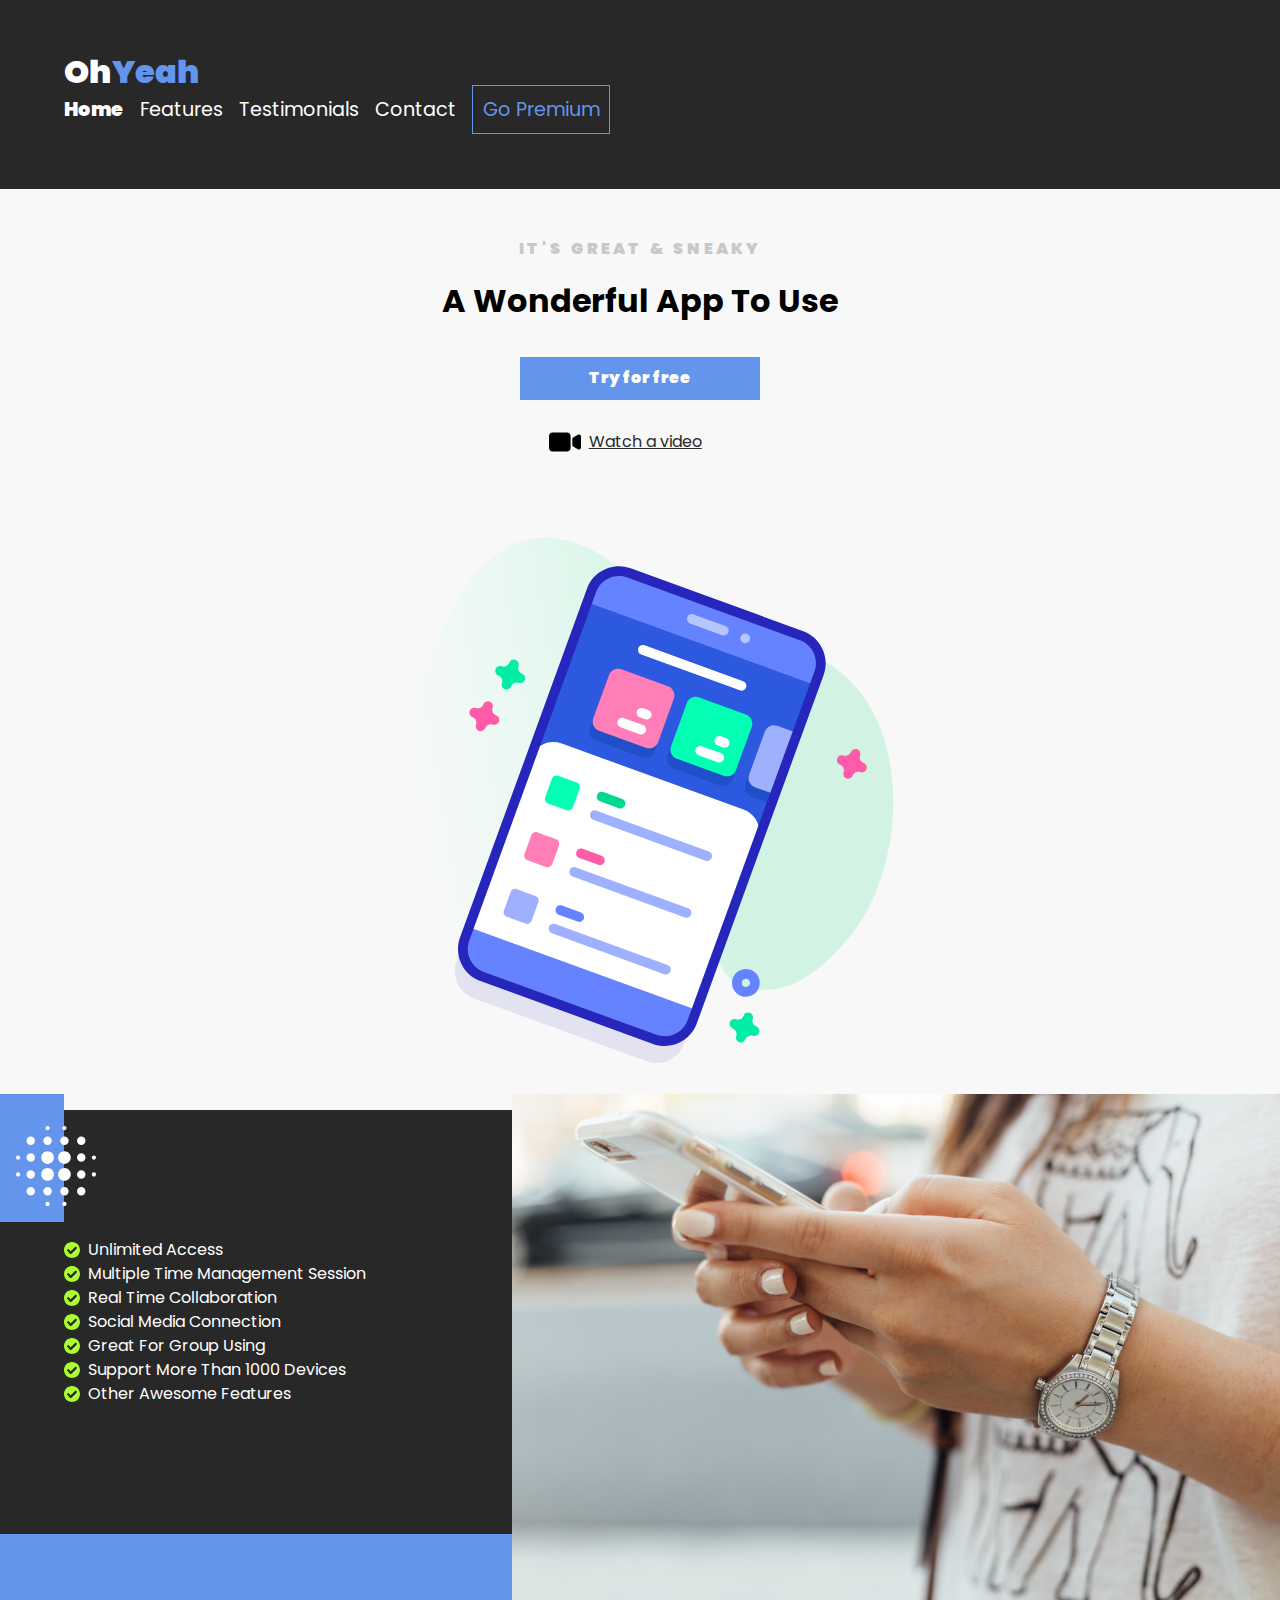
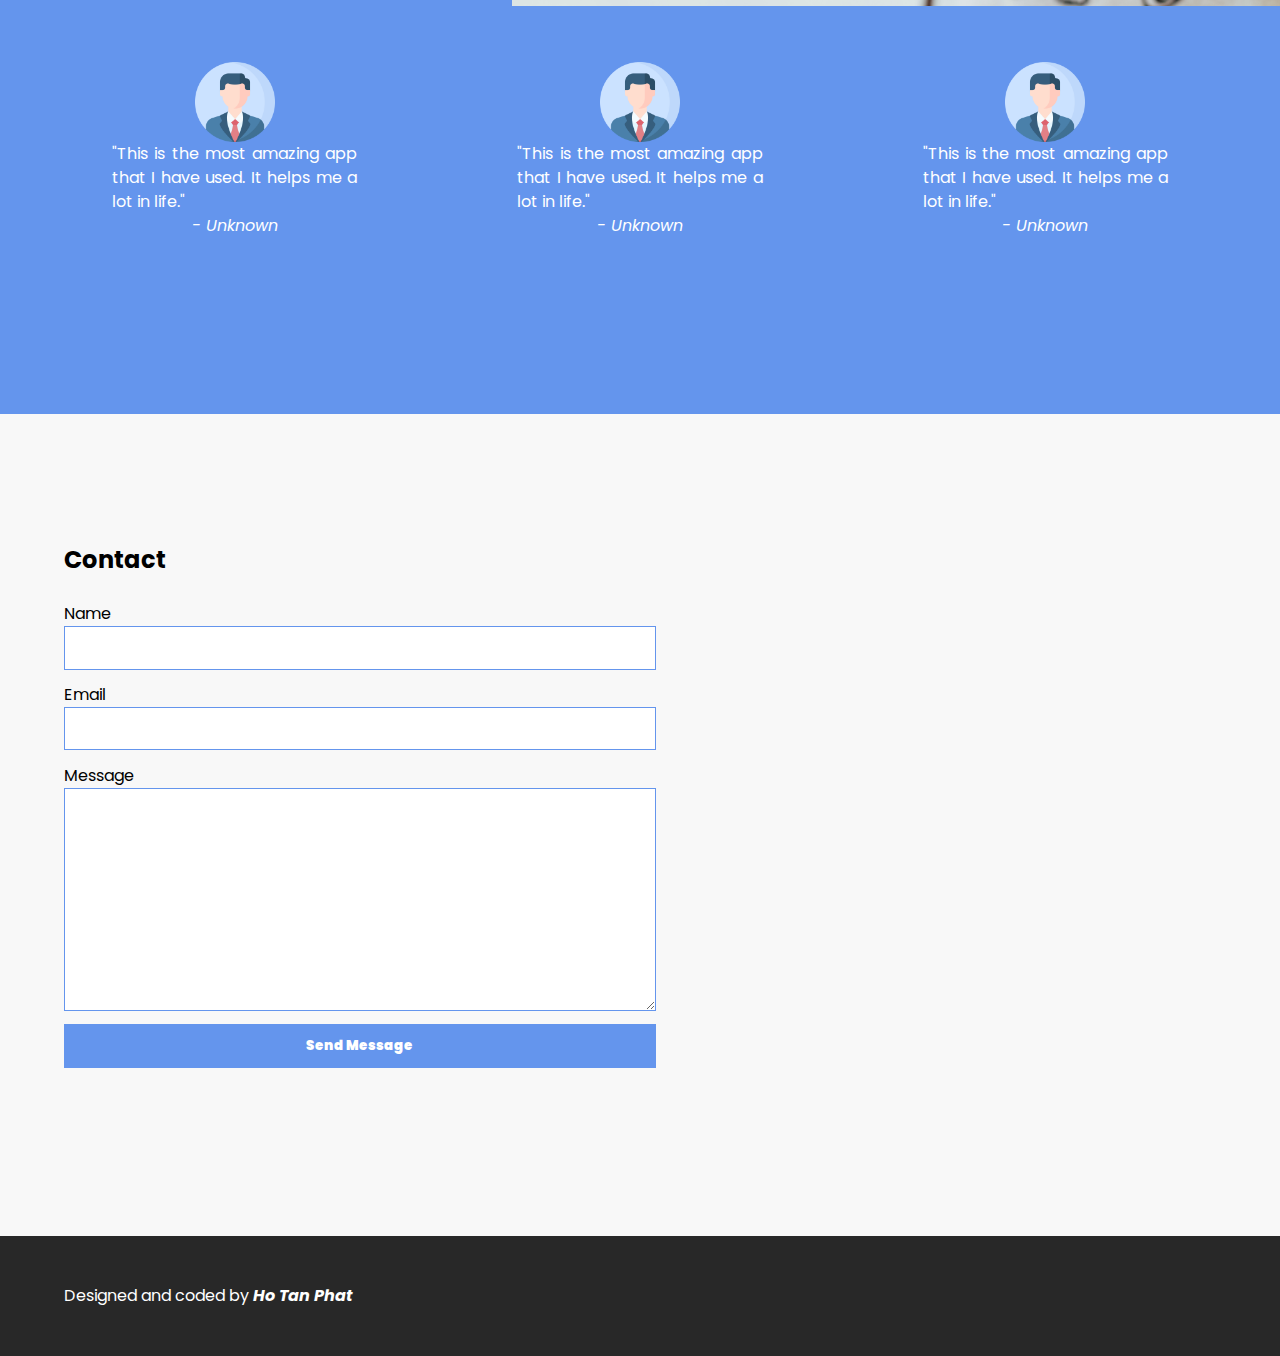
<file: apps/ohyeah-app-launch/index.html>
<!DOCTYPE html>
<html lang="en">
  <head>
    <meta charset="UTF-8" />
    <meta http-equiv="X-UA-Compatible" content="IE=edge" />
    <meta name="viewport" content="width=device-width, initial-scale=1.0" />
    <title>OhYeah - A wonderful app to use!</title>
    <link rel="stylesheet" href="css/main.css" />
  </head>
  <body>
    <!--Start Header-->
    <header class="bg--black">
      <div class="logo">
        <a href="#">Oh<span>Yeah</span></a>
        <div class="action-cta">
          <div id="hamburger" class="hamburger"></div>
          <div id="exit" class="exit"></div>
        </div>
      </div>
      <nav>
        <ul class="primary-nav">
          <li class="primary-nav-item current"><a href="#">Home</a></li>
          <li class="primary-nav-item"><a href="#features">Features</a></li>
          <li class="primary-nav-item">
            <a href="#testimonials">Testimonials</a>
          </li>
        </ul>
        <ul class="secondary-nav">
          <li class="secondary-nav-item"><a href="#contact">Contact</a></li>
          <li class="secondary-nav-item go-premium-cta">
            <a href="#">Go Premium</a>
          </li>
        </ul>
      </nav>
    </header>
    <!--End Header-->
    <!--Start Hero section-->
    <div class="hero">
      <div class="hero-info">
        <p class="hero-info-sub-heading">It's Great &amp; Sneaky</p>
        <h1 class="hero-info-heading">A Wonderful App To Use</h1>
        <div class="hero-info-ctas">
          <a href="#" class="hero-info-try-cta">Try for free</a>
          <a href="#" class="hero-info-watch-cta"
            ><img
              src="img/video-camera.svg"
              class="hero-info-watch-cta-icon"
              alt="Watch a video"
            />
            Watch a video</a
          >
        </div>
      </div>
      <img
        src="img/user-interface.svg"
        class="hero-info-illustration"
        alt="Illustration"
      />
    </div>
    <!--End Hero section-->
    <!--Start Features section-->
    <section id="features" class="features bg--black">
      <ul class="features-list">
        <li>Unlimited Access</li>
        <li>Multiple Time Management Session</li>
        <li>Real Time Collaboration</li>
        <li>Social Media Connection</li>
        <li>Great For Group Using</li>
        <li>Support More Than 1000 Devices</li>
        <li>Other Awesome Features</li>
      </ul>
      <img
        src="img/hand-hold-phone.jpg"
        alt="A hand is holding a mobile device"
      />
    </section>
    <!--End Features section-->
    <!--Start Testimonials section-->
    <section id="testimonials" class="testimonials bg--primary">
      <ul>
        <li>
          <img src="img/profile.png" alt="Person" />
          <blockquote>
            "This is the most amazing app that I have used. It helps me a lot in
            life."
          </blockquote>
          <cite>- Unknown</cite>
        </li>
        <li>
          <img src="img/profile.png" alt="Person" />
          <blockquote>
            "This is the most amazing app that I have used. It helps me a lot in
            life."
          </blockquote>
          <cite>- Unknown</cite>
        </li>
        <li>
          <img src="img/profile.png" alt="Person" />
          <blockquote>
            "This is the most amazing app that I have used. It helps me a lot in life."
          </blockquote>
          <cite>- Unknown</cite>
        </li>
      </ul>
    </section>
    <!--End Testimonials section-->
    <!--Start Contact section-->
    <section id="contact" class="contact">
      <div class="contactForm">
        <h2>Contact</h2>
        <form action="/" method="post">
          <label for="name">Name</label>
          <input type="text" id="name" name="name" autocomplete="off" autofocus required />
          <label for="email">Email</label>
          <input type="email" id="email" name="email" autocomplete="off" autofocus required />
          <label for="message">Message</label>
          <textarea name="message" id="message" cols="30" rows="10"></textarea>
          <input
            type="submit"
            class="send-message-cta bg--primary"
            value="Send Message"
          />
        </form>
      </div>
      <div class="contactMap">
        <iframe
          src="https://www.google.com/maps/embed?pb=!1m18!1m12!1m3!1d31354.072779864324!2d106.60989491740655!3d10.791457007919098!2m3!1f0!2f0!3f0!3m2!1i1024!2i768!4f13.1!3m3!1m2!1s0x31752bf733e69175%3A0xd8d63453733325fe!2sT%C3%A2n%20Ph%C3%BA%2C%20Ho%20Chi%20Minh%20City%2C%20Vietnam!5e0!3m2!1sen!2s!4v1617172604934!5m2!1sen!2s"
          width="600"
          height="450"
          style="border: 0"
          allowfullscreen=""
          loading="lazy"
        ></iframe>
      </div>
    </section>
    <!--End Contact section-->
    <!--Start Footer-->
    <footer class="bg--black">
      Designed and coded by <i><strong>Ho Tan Phat</strong></i>
    </footer>
    <!--End Footer-->
    <script>
      const hamburger = document.getElementById("hamburger");
      const exit = document.getElementById("exit");
      const nav = document.querySelector("nav");
      hamburger.addEventListener("click", function() {
        nav.classList.add("showMenu");
        exit.classList.add("showExit");
        hamburger.classList.add("hideHamburger");
      });
      exit.addEventListener("click", function() {
        nav.classList.remove("showMenu");
        exit.classList.remove("showExit");
        hamburger.classList.remove("hideHamburger");
      });
    </script>
  </body>
</html>
</file>
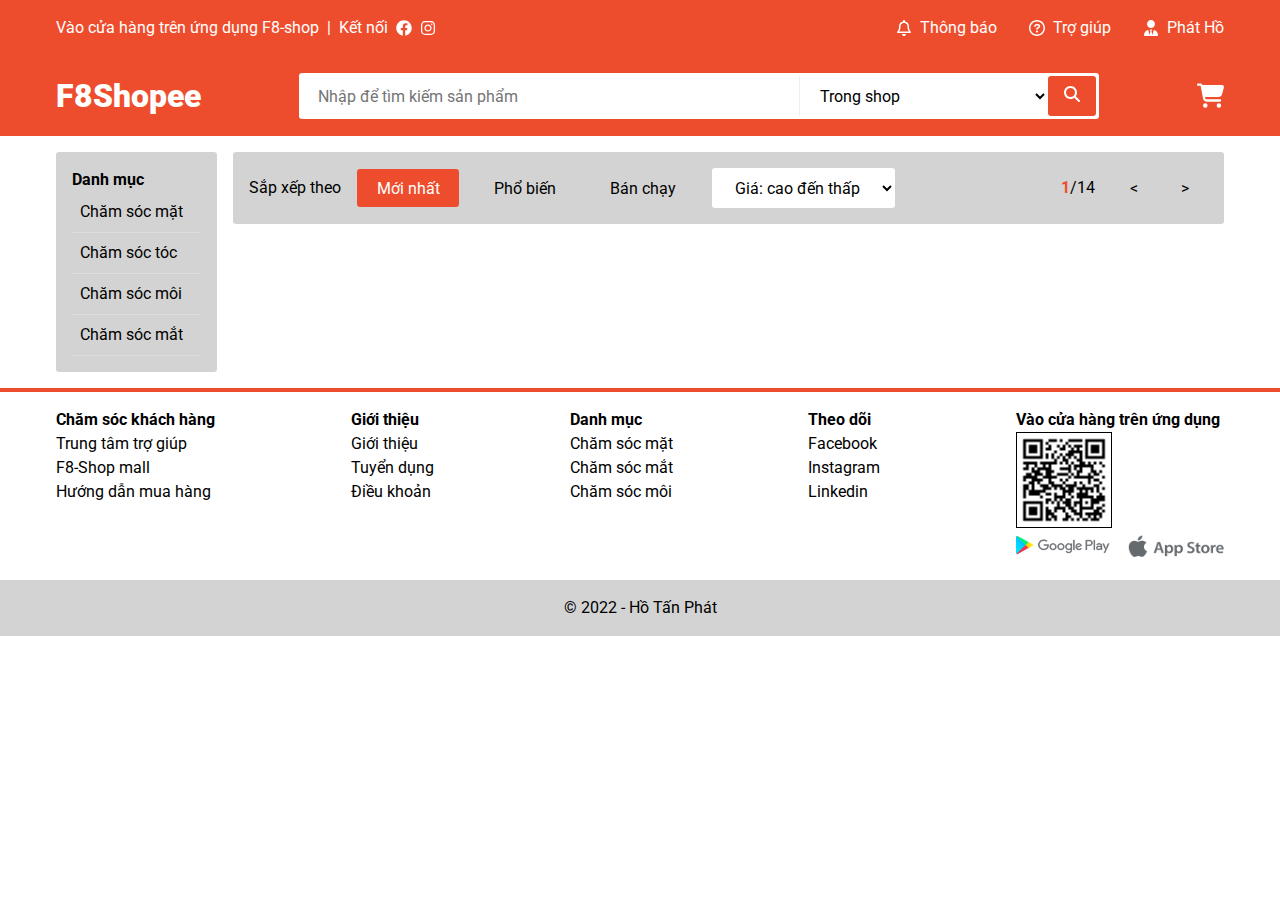
<file: e-commerce/f8.shopee.clone/index.html>
<!DOCTYPE html>
<html lang="en">
	<head>
		<meta charset="UTF-8" />
		<meta http-equiv="X-UA-Compatible" content="IE=edge" />
		<meta name="viewport" content="width=device-width, initial-scale=1.0" />
		<link rel="stylesheet" href="./assets/css/base.css" />
		<link rel="stylesheet" href="./assets/css/main.css" />
		<title>F8 Shopee</title>
	</head>
	<body>
		<header>
			<div class="container">
				<!--Top header navigation-->
				<nav class="top-nav flex flex-wrap p-1">
					<!--Left top header navigation-->
					<ul class="top-nav__list flex flex-wrap items-center gap-05">
						<li class="top-nav__list__item">
							<a href="#" target="_blank" rel="noopener noreferrer" class="top-nav__list__item__app">Vào cửa hàng trên ứng dụng F8-shop</a>
						</li>
						<li class="top-nav__list__item">|</li>
						<li class="top-nav__list__item">Kết nối</li>
						<li class="top-nav__list__item">
							<a class="flex flex-wrap" href="#facebook" target="_blank" rel="noopener noreferrer" title="facebook">
								<svg xmlns="http://www.w3.org/2000/svg" viewBox="0 0 512 512">
									<path
										d="M504 256C504 119 393 8 256 8S8 119 8 256c0 123.78 90.69 226.38 209.25 245V327.69h-63V256h63v-54.64c0-62.15 37-96.48 93.67-96.48 27.14 0 55.52 4.84 55.52 4.84v61h-31.28c-30.8 0-40.41 19.12-40.41 38.73V256h68.78l-11 71.69h-57.78V501C413.31 482.38 504 379.78 504 256z" />
								</svg>
							</a>
						</li>
						<li class="top-nav__list__item">
							<a class="flex flex-wrap" href="#instagram" target="_blank" rel="noopener noreferrer" title="instagram">
								<svg xmlns="http://www.w3.org/2000/svg" viewBox="0 0 448 512">
									<path
										d="M224.1 141c-63.6 0-114.9 51.3-114.9 114.9s51.3 114.9 114.9 114.9S339 319.5 339 255.9 287.7 141 224.1 141zm0 189.6c-41.1 0-74.7-33.5-74.7-74.7s33.5-74.7 74.7-74.7 74.7 33.5 74.7 74.7-33.6 74.7-74.7 74.7zm146.4-194.3c0 14.9-12 26.8-26.8 26.8-14.9 0-26.8-12-26.8-26.8s12-26.8 26.8-26.8 26.8 12 26.8 26.8zm76.1 27.2c-1.7-35.9-9.9-67.7-36.2-93.9-26.2-26.2-58-34.4-93.9-36.2-37-2.1-147.9-2.1-184.9 0-35.8 1.7-67.6 9.9-93.9 36.1s-34.4 58-36.2 93.9c-2.1 37-2.1 147.9 0 184.9 1.7 35.9 9.9 67.7 36.2 93.9s58 34.4 93.9 36.2c37 2.1 147.9 2.1 184.9 0 35.9-1.7 67.7-9.9 93.9-36.2 26.2-26.2 34.4-58 36.2-93.9 2.1-37 2.1-147.8 0-184.8zM398.8 388c-7.8 19.6-22.9 34.7-42.6 42.6-29.5 11.7-99.5 9-132.1 9s-102.7 2.6-132.1-9c-19.6-7.8-34.7-22.9-42.6-42.6-11.7-29.5-9-99.5-9-132.1s-2.6-102.7 9-132.1c7.8-19.6 22.9-34.7 42.6-42.6 29.5-11.7 99.5-9 132.1-9s102.7-2.6 132.1 9c19.6 7.8 34.7 22.9 42.6 42.6 11.7 29.5 9 99.5 9 132.1s2.7 102.7-9 132.1z" />
								</svg>
							</a>
						</li>
					</ul>
					<!--Right top header navigation-->
					<ul class="top-nav__list flex flex-wrap gap-2">
						<li class="top-nav__list__item">
							<a class="flex flex-wrap items-center gap-05" href="#" target="_blank" rel="noopener noreferrer">
								<svg xmlns="http://www.w3.org/2000/svg" viewBox="0 0 448 512">
									<path
										d="M256 32V49.88C328.5 61.39 384 124.2 384 200V233.4C384 278.8 399.5 322.9 427.8 358.4L442.7 377C448.5 384.2 449.6 394.1 445.6 402.4C441.6 410.7 433.2 416 424 416H24C14.77 416 6.365 410.7 2.369 402.4C-1.628 394.1-.504 384.2 5.26 377L20.17 358.4C48.54 322.9 64 278.8 64 233.4V200C64 124.2 119.5 61.39 192 49.88V32C192 14.33 206.3 0 224 0C241.7 0 256 14.33 256 32V32zM216 96C158.6 96 112 142.6 112 200V233.4C112 281.3 98.12 328 72.31 368H375.7C349.9 328 336 281.3 336 233.4V200C336 142.6 289.4 96 232 96H216zM288 448C288 464.1 281.3 481.3 269.3 493.3C257.3 505.3 240.1 512 224 512C207 512 190.7 505.3 178.7 493.3C166.7 481.3 160 464.1 160 448H288z" />
								</svg>
								Thông báo
							</a>
						</li>
						<li class="top-nav__list__item">
							<a class="flex flex-wrap items-center gap-05" href="#" target="_blank" rel="noopener noreferrer">
								<svg xmlns="http://www.w3.org/2000/svg" viewBox="0 0 512 512">
									<path
										d="M256 0C114.6 0 0 114.6 0 256s114.6 256 256 256s256-114.6 256-256S397.4 0 256 0zM256 464c-114.7 0-208-93.31-208-208S141.3 48 256 48s208 93.31 208 208S370.7 464 256 464zM256 336c-18 0-32 14-32 32s13.1 32 32 32c17.1 0 32-14 32-32S273.1 336 256 336zM289.1 128h-51.1C199 128 168 159 168 198c0 13 11 24 24 24s24-11 24-24C216 186 225.1 176 237.1 176h51.1C301.1 176 312 186 312 198c0 8-4 14.1-11 18.1L244 251C236 256 232 264 232 272V288c0 13 11 24 24 24S280 301 280 288V286l45.1-28c21-13 34-36 34-60C360 159 329 128 289.1 128z" />
								</svg>
								Trợ giúp
							</a>
						</li>
						<li class="top-nav__list__item">
							<a class="flex flex-wrap items-center gap-05" href="#account" target="_blank" rel="noopener noreferrer">
								<svg xmlns="http://www.w3.org/2000/svg" viewBox="0 0 448 512">
									<path
										d="M224 0c70.7 0 128 57.3 128 128s-57.3 128-128 128s-128-57.3-128-128S153.3 0 224 0zM209.1 359.2l-18.6-31c-6.4-10.7 1.3-24.2 13.7-24.2H224h19.7c12.4 0 20.1 13.6 13.7 24.2l-18.6 31 33.4 123.9 39.5-161.2c77.2 12 136.3 78.8 136.3 159.4c0 17-13.8 30.7-30.7 30.7H265.1 182.9 30.7C13.8 512 0 498.2 0 481.3c0-80.6 59.1-147.4 136.3-159.4l39.5 161.2 33.4-123.9z" />
								</svg>
								Phát Hồ
							</a>
						</li>
					</ul>
				</nav>
				<!--Bottom header-->
				<div class="bottom-header flex flex-wrap justify-between items-center p-1">
					<!--Logo-->
					<div class="bottom-header__logo"><a href="#" target="_blank" rel="noopener noreferrer" title="F8Shopee">F8Shopee</a></div>
					<!--Search bar-->
					<div class="search-bar flex flex-wrap rounded">
						<input type="text" name="search" placeholder="Nhập để tìm kiếm sản phẩm" id="" class="search-bar__input" />
						<select name="shopDropDown" id="" class="search-bar__select" title="shopDropDown">
							<option value="inShop" class="search-bar__select__option">Trong shop</option>
							<option value="outShop" class="search-bar__select__option">Ngoài shop</option>
						</select>
						<button type="submit" class="search-bar__btn rounded" title="search">
							<svg xmlns="http://www.w3.org/2000/svg" viewBox="0 0 512 512">
								<path
									d="M416 208c0 45.9-14.9 88.3-40 122.7L502.6 457.4c12.5 12.5 12.5 32.8 0 45.3s-32.8 12.5-45.3 0L330.7 376c-34.4 25.2-76.8 40-122.7 40C93.1 416 0 322.9 0 208S93.1 0 208 0S416 93.1 416 208zM208 352c79.5 0 144-64.5 144-144s-64.5-144-144-144S64 128.5 64 208s64.5 144 144 144z" />
							</svg>
						</button>
					</div>
					<!--Shopping cart-->
					<div class="bottom-header__cart">
						<a class="flex flex-wrap" href="#cart" target="_blank" rel="noopener noreferrer">
							<svg xmlns="http://www.w3.org/2000/svg" viewBox="0 0 576 512">
								<path
									d="M0 24C0 10.7 10.7 0 24 0H69.5c22 0 41.5 12.8 50.6 32h411c26.3 0 45.5 25 38.6 50.4l-41 152.3c-8.5 31.4-37 53.3-69.5 53.3H170.7l5.4 28.5c2.2 11.3 12.1 19.5 23.6 19.5H488c13.3 0 24 10.7 24 24s-10.7 24-24 24H199.7c-34.6 0-64.3-24.6-70.7-58.5L77.4 54.5c-.7-3.8-4-6.5-7.9-6.5H24C10.7 48 0 37.3 0 24zM128 464a48 48 0 1 1 96 0 48 48 0 1 1 -96 0zm336-48a48 48 0 1 1 0 96 48 48 0 1 1 0-96z" />
							</svg>
						</a>
					</div>
				</div>
			</div>
		</header>
		<main>
			<div class="container flex flex-wrap p-1 gap-1">
				<div class="side-bar p-1 rounded">
					<h3 class="side-bar__heading">Danh mục</h3>
					<ul class="side-bar__list">
						<li class="side-bar__list__item p-05">
							<a href="" target="_blank" rel="noopener noreferrer" title="face care">Chăm sóc mặt</a>
						</li>
						<li class="side-bar__list__item p-05">
							<a href="" target="_blank" rel="noopener noreferrer" title="hair care">Chăm sóc tóc</a>
						</li>
						<li class="side-bar__list__item p-05">
							<a href="" target="_blank" rel="noopener noreferrer" title="lips care">Chăm sóc môi</a>
						</li>
						<li class="side-bar__list__item p-05">
							<a href="" target="_blank" rel="noopener noreferrer" title="eyes care">Chăm sóc mắt</a>
						</li>
					</ul>
				</div>
				<div class="main-content">
					<div class="filter flex flex-wrap justify-between rounded p-1">
						<div class="filter__left flex flex-wrap items-center gap-1">
							<span class="filter__left__title">Sắp xếp theo</span>
							<button class="filter__btn btn-primary rounded">Mới nhất</button>
							<button class="filter__btn btn-secondary rounded">Phổ biến</button>
							<button class="filter__btn btn-secondary rounded">Bán chạy</button>
							<select name="price" id="price" class="filter__left__select rounded">
								<option class="filter__left__select__option" value="high to low">Giá: cao đến thấp</option>
								<option class="filter__left__select__option" value="low to high">Giá: thấp đến cao</option>
							</select>
						</div>
						<div class="filter__right flex flex-wrap items-center gap-1">
							<div class="filter__right__pages">
								<span class="filter__right__hightlight text-primary"><strong>1</strong></span
								>/14
							</div>
							<div class="filter__btns gap-1">
								<button class="filter__btn btn-secondary rounded"><</button>
								<button class="filter__btn btn-secondary rounded">></button>
							</div>
						</div>
					</div>
					<div class="products-list"></div>
				</div>
			</div>
		</main>
		<footer>
			<div class="container flex flex-wrap justify-between p-1">
				<!--Customer services-->
				<div class="footer-nav">
					<h3 class="footer-nav__heading">Chăm sóc khách hàng</h3>
					<ul class="footer-nav__list">
						<li class="footer-nav__list__item">
							<a href="#" target="_blank" rel="noopener noreferrer" title="help">Trung tâm trợ giúp</a>
						</li>
						<li class="footer-nav__list__item">
							<a href="#" target="_blank" rel="noopener noreferrer" title="shop mall">F8-Shop mall</a>
						</li>
						<li class="footer-nav__list__item">
							<a href="#" target="_blank" rel="noopener noreferrer" title="guide">Hướng dẫn mua hàng</a>
						</li>
					</ul>
				</div>
				<!--About-->
				<div class="footer-nav">
					<h3 class="footer-nav__heading">Giới thiệu</h3>
					<ul class="footer-nav__list">
						<li class="footer-nav__list__item">
							<a href="#" target="_blank" rel="noopener noreferrer" title="about">Giới thiệu</a>
						</li>
						<li class="footer-nav__list__item">
							<a href="#" target="_blank" rel="noopener noreferrer" title="jobs">Tuyển dụng</a>
						</li>
						<li class="footer-nav__list__item">
							<a href="#" target="_blank" rel="noopener noreferrer" title="terms">Điều khoản</a>
						</li>
					</ul>
				</div>
				<!--Categories-->
				<div class="footer-nav">
					<h3 class="footer-nav__heading">Danh mục</h3>
					<ul class="footer-nav__list">
						<li class="footer-nav__list__item">
							<a href="#" target="_blank" rel="noopener noreferrer" title="face care">Chăm sóc mặt</a>
						</li>
						<li class="footer-nav__list__item">
							<a href="#" target="_blank" rel="noopener noreferrer" title="eyes care">Chăm sóc mắt</a>
						</li>
						<li class="footer-nav__list__item">
							<a href="#" target="_blank" rel="noopener noreferrer" title="lips care">Chăm sóc môi</a>
						</li>
					</ul>
				</div>
				<!--Follow Area-->
				<div class="footer-nav">
					<h3 class="footer-nav__heading">Theo dõi</h3>
					<ul class="footer-nav__list">
						<li class="footer-nav__list__item">
							<a href="#" target="_blank" rel="noopener noreferrer" title="facebook">Facebook</a>
						</li>
						<li class="footer-nav__list__item">
							<a href="#" target="_blank" rel="noopener noreferrer" title="instagram">Instagram</a>
						</li>
						<li class="footer-nav__list__item">
							<a href="#" target="_blank" rel="noopener noreferrer" title="linkedin">Linkedin</a>
						</li>
					</ul>
				</div>
				<!--QR Code & App Store Logo & Google Play Logo-->
				<div class="footer-nav">
					<h3 class="footer-nav__heading">Vào cửa hàng trên ứng dụng</h3>
					<img src="./assets/img/qr_code.png" alt="QR Code" />
					<ul class="footer-nav__list flex flex-wrap gap-1">
						<li class="footer-nav__list__item">
							<a href="#" target="_blank" rel="noopener noreferrer" title="google play">
								<img src="./assets/img/google_play.png" alt="Google Play" />
							</a>
						</li>
						<li class="footer-nav__list__item">
							<a href="#" target="_blank" rel="noopener noreferrer" title="app store">
								<img src="./assets/img/app_store.png" alt="App Store" />
							</a>
						</li>
					</ul>
				</div>
			</div>
		</footer>
		<div class="copyright flex flex-wrap justify-center p-1">© 2022 - Hồ Tấn Phát</div>
	</body>
</html>
</file>
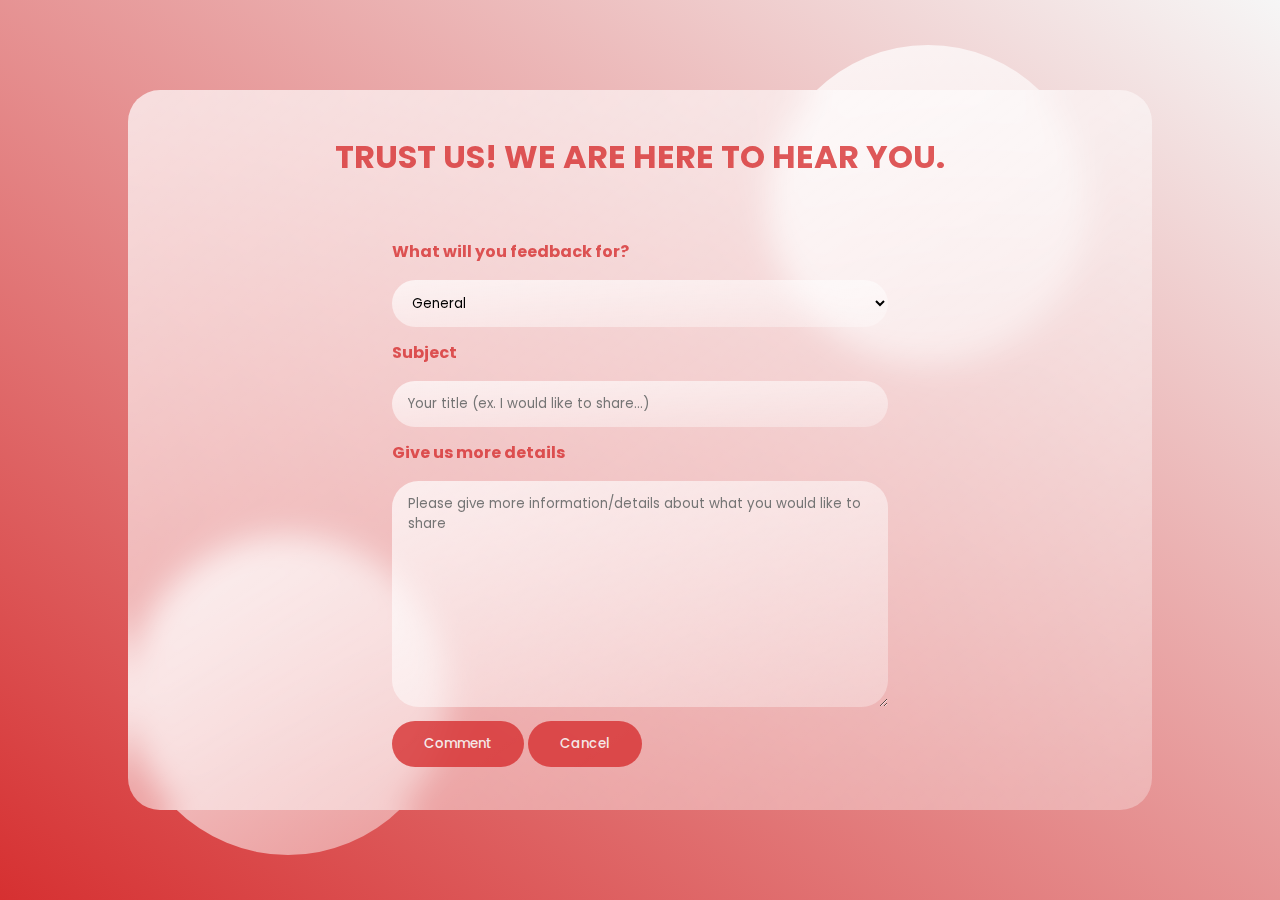
<file: forms/glassmorphism-comment-form/index.html>
<!DOCTYPE html>
<html lang="en">
	<head>
		<meta charset="UTF-8" />
		<meta name="viewport" content="width=device-width, initial-scale=1.0" />
		<meta http-equiv="X-UA-Compatible" content="ie=edge" />
		<link rel="stylesheet" href="css/style.css" />
		<title>Comment Box</title>
	</head>
	<body>
		<main>
			<div class="glass">
				<h1 class="glass__heading">TRUST US! WE ARE HERE TO HEAR YOU.</h1>
				<form class="glass__form" action="">
					<label class="glass__form__label" for="categories">What will you feedback for?</label>
					<select class="glass__form__selection_list" name="categories" id="categories">
						<option class="glass__form__selection_list_item" value="General">General</option>
						<option class="glass__form__selection_list_item" value="Admin">Admin</option>
						<option class="glass__form__selection_list_item" value="IT">IT</option>
						<option class="glass__form__selection_list_item" value="">Policies</option>
						<option class="glass__form__selection_list_item" value="HR">Human Resources</option>
						<option class="glass__form__selection_list_item" value="Activities">Activities</option>
						<option class="glass__form__selection_list_item" value="Training">Training</option>
						<option class="glass__form__selection_list_item" value="Others">Others</option>
					</select>
					<label class="glass__form__label" for="title">Subject</label>
					<input class="glass__form__input" type="text" placeholder="Your title (ex. I would like to share...)" />
					<label class="glass__form__label" for="details">Give us more details</label>
					<textarea
						class="glass__form__textarea"
						name=""
						id=""
						cols="30"
						rows="10"
						placeholder="Please give more information/details about what you would like to share"
						class="detail-box"
					></textarea>
					<div class="glass__form__button">
						<button class="glass__form__button__comment">Comment</button>
						<button class="glass__form__button__cancel">Cancel</button>
					</div>
				</form>
			</div>
			<div class="circle__top__right"></div>
			<div class="circle__bottom__left"></div>
		</main>
	</body>
</html>
</file>
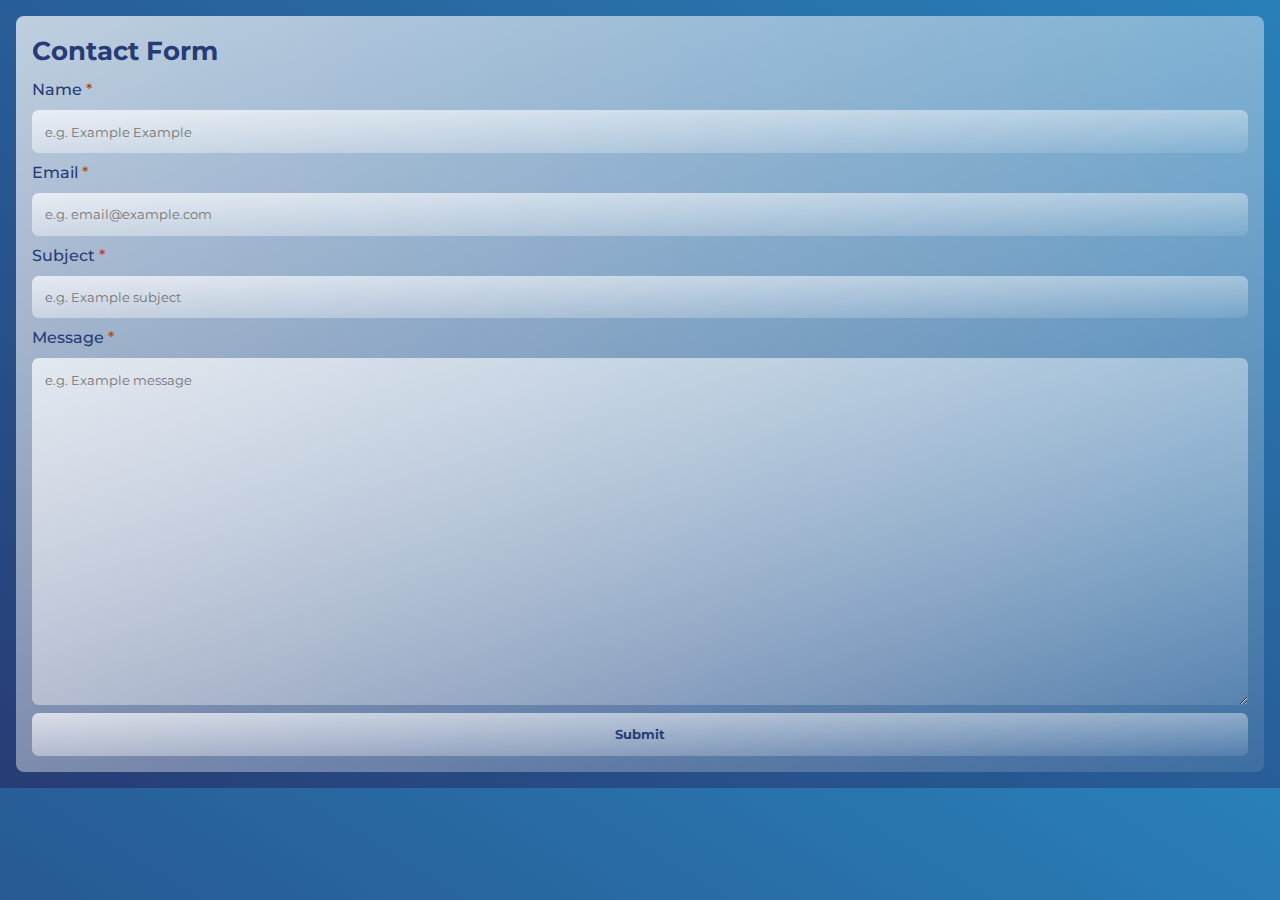
<file: forms/glassmorphism-contact-form/index.html>
<!DOCTYPE html>
<html lang="en">
	<head>
		<meta charset="UTF-8" />
		<meta name="viewport" content="width=device-width, initial-scale=1.0" />
		<meta http-equiv="X-UA-Compatible" content="ie=edge" />
		<link rel="stylesheet" href="css/style.css" />
		<title>Contact Form</title>
	</head>
	<body>
		<form class="contact__form" id="contact__form">
			<h2>Contact Form</h2>

			<label class="contact__form-label" for="name">Name</label>
			<input class="contact__form-input" type="text" id="name" name="name" placeholder="e.g. Example Example" autocomplete="off" autofocus required/>

			<label class="contact__form-label" for="email">Email</label>
			<input class="contact__form-input" type="email" id="email" name="email" placeholder="e.g. email@example.com" autocomplete="off" autofocus required />

			<label class="contact__form-label" for="subject">Subject</label>
			<input class="contact__form-input" type="text" id="subject" name="subject" placeholder="e.g. Example subject" autocomplete="off" autofocus required />

			<label class="contact__form-label" for="message">Message</label>
			<textarea
				class="contact__form-textarea"
				id="message"
				name="message"
				rows="20"
				placeholder="e.g. Example message"
			></textarea>

			<button type="submit" class="contact__form-submit">Submit</button>
		</form>
	</body>
</html>
</file>
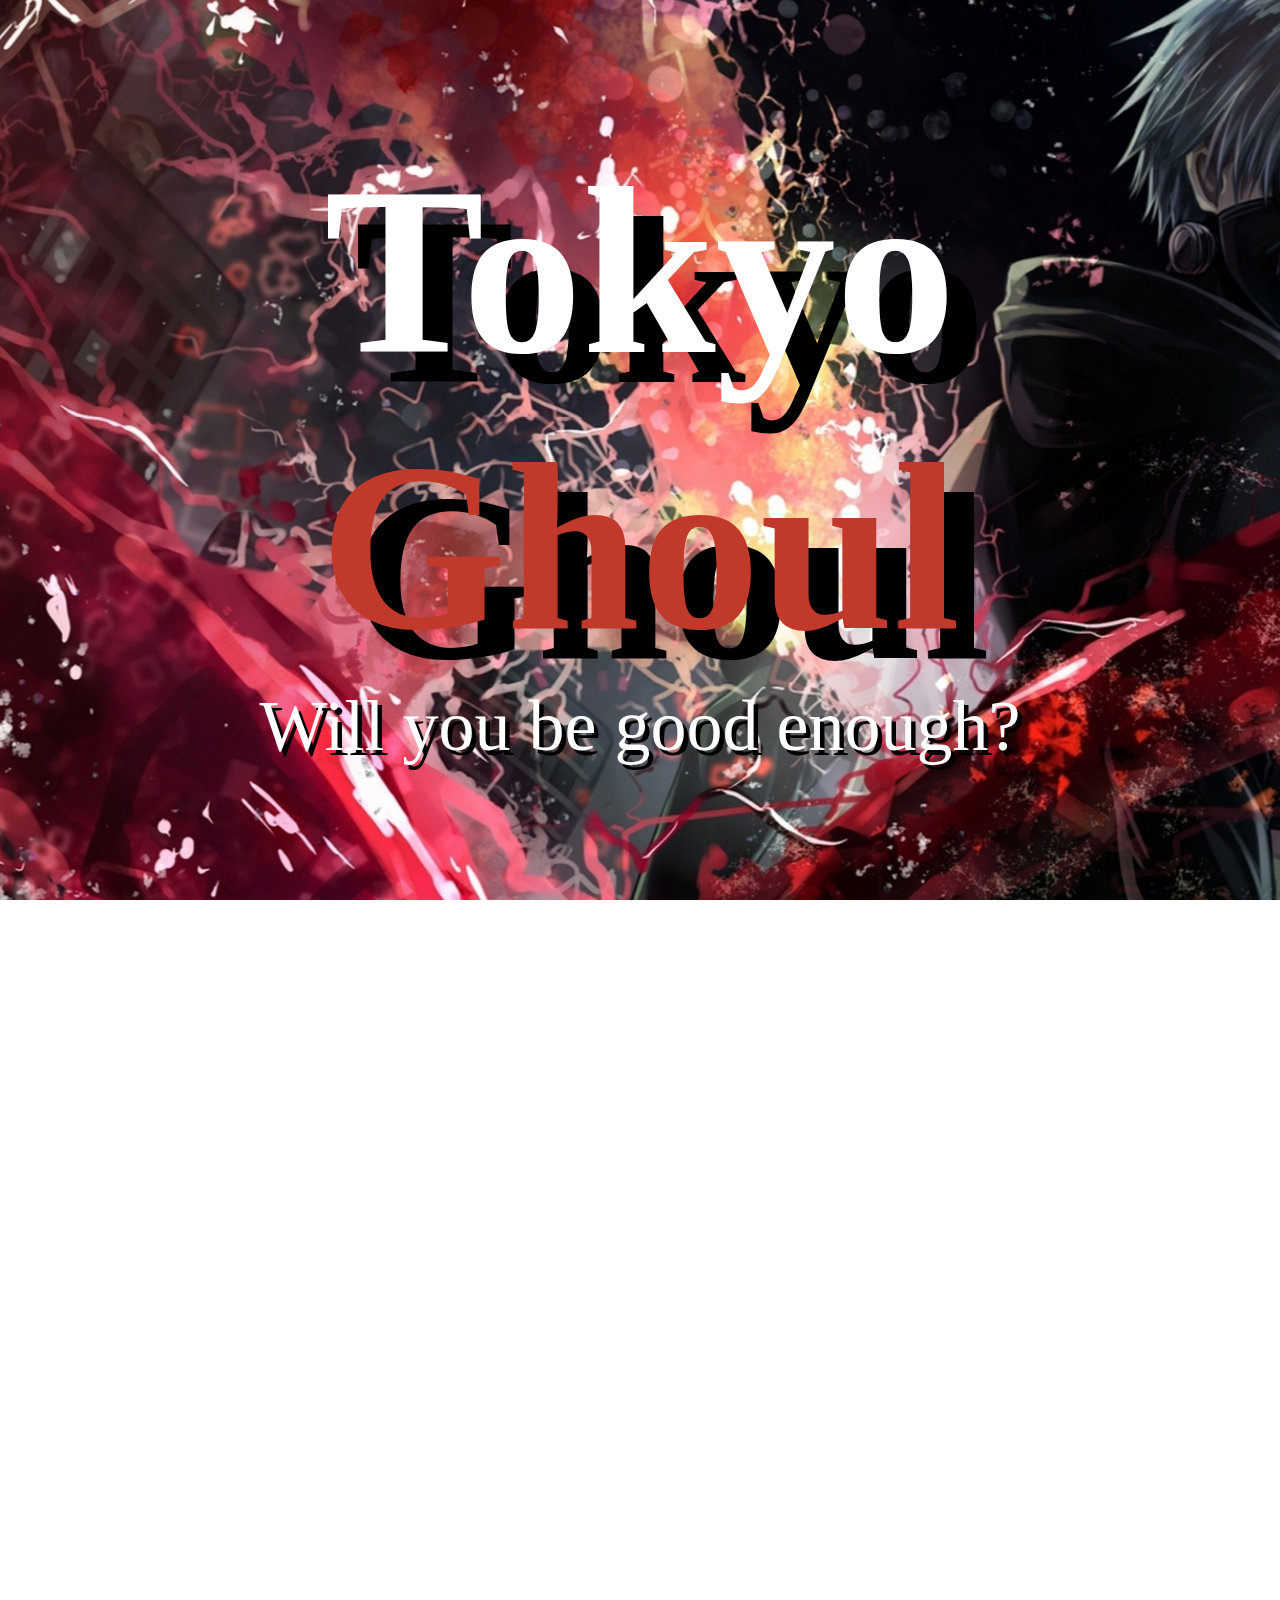
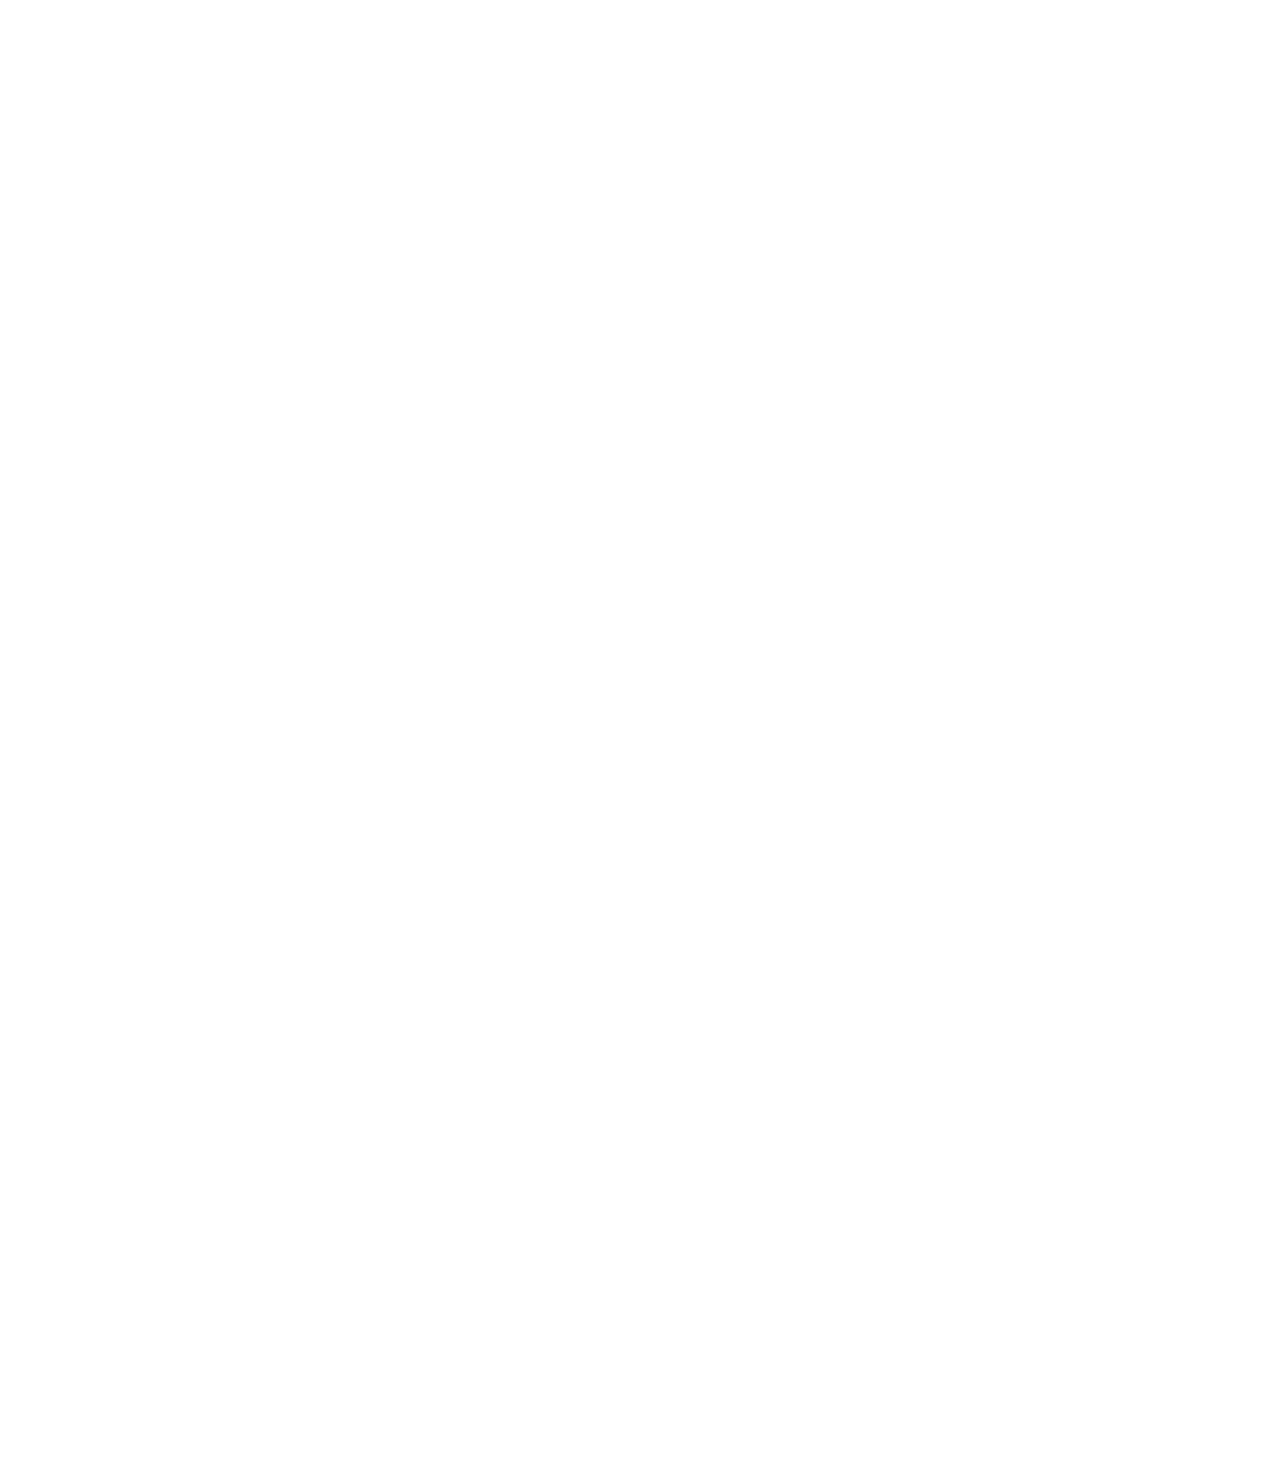
<file: galleries/tokyo-ghoul-gallery/index.html>
<!DOCTYPE html>
<html lang="en">
  <head>
    <meta charset="utf-8" />
    <meta name="viewport" content="width=device-width,initial-scale=1.0" />
    <meta http-equiv="X-UA-Compatible" content="ie=edge" />
    <link
      rel="stylesheet"
      type="text/css"
      href="style.css"
      <link
      rel="stylesheet"
      type="text/css"
      href="https://use.fontawesome.com/releases/v5.4.2/css/all.css"
    />
    <title>Tokyo Ghoul</title>
  </head>
  <body>
    <section class="parallax">
      <h1 class="parallax__heading">
        Tokyo <span class="parallax__heading--red">Ghoul</span>
      </h1>
      <p class="parallax__subheading">Will you be good enough?</p>
    </section>
    <section class="story">
      <h2 class="story__heading">Story</h2>
      <p>
        Lorem ipsum dolor sit amet, consectetur adipiscing elit. Sed gravida
        pulvinar tortor sed rutrum. Suspendisse imperdiet feugiat augue,
        tristique mollis lorem tempor ac. Praesent nibh lectus, finibus non
        velit id, dictum gravida libero. Lorem ipsum dolor sit amet, consectetur
        adipiscing elit. Quisque cursus aliquet lectus non vehicula. Vivamus
        eget tristique tortor. Vestibulum feugiat tellus sem, id volutpat nunc
        imperdiet quis.
      </p>
      <p>
        Pellentesque faucibus turpis nec ullamcorper aliquam. Ut at urna vel
        enim porta euismod. Quisque quis leo suscipit, interdum diam sed, porta
        eros. Vivamus ut mauris mauris. Aliquam sit amet consequat orci. Nunc
        dignissim tristique dolor, nec iaculis urna blandit sed. Morbi sed ante
        sagittis, tincidunt turpis in, malesuada tellus. Etiam orci enim,
        imperdiet ac mauris sed, feugiat bibendum nibh. Mauris consectetur
        malesuada maximus. Nulla interdum fringilla condimentum. Nunc posuere
        ultricies quam, quis molestie diam vulputate a. Proin orci nibh,
        faucibus non ex a, vestibulum venenatis risus. Etiam in neque viverra,
        sodales tortor ut, gravida ipsum.
      </p>
      <p>
        Pellentesque non lacus cursus, posuere augue ac, elementum quam. Class
        aptent taciti sociosqu ad litora torquent per conubia nostra, per
        inceptos himenaeos. Suspendisse tempus eleifend mattis. Nullam luctus
        massa eget enim porta, vel tincidunt quam faucibus. Donec condimentum
        nulla sed efficitur aliquam. Interdum et malesuada fames ac ante ipsum
        primis in faucibus. Aenean risus metus, rutrum eu dignissim a, fringilla
        at ipsum. Sed dictum eget magna pretium molestie. Pellentesque id
        vulputate nisi. Quisque blandit pharetra vehicula. Vivamus lacinia at
        turpis nec hendrerit. Nullam ornare, sapien non pellentesque euismod,
        elit dui pulvinar ante, vitae ornare diam diam accumsan ante. Vivamus
        dignissim eget massa id aliquam. Nunc sodales dui vel pellentesque
        eleifend. Nunc ultrices lectus et porttitor scelerisque.
      </p>
      <p>
        Aliquam malesuada malesuada lectus ac pretium. Sed ultricies egestas
        lectus, eget interdum ex pharetra in. Sed aliquam ipsum in pellentesque
        ullamcorper. Nullam faucibus sagittis erat, eu rutrum tortor imperdiet
        non. Maecenas tincidunt dapibus ligula et cursus. Quisque ultricies,
        ligula ut ultrices lacinia, augue urna cursus erat, quis suscipit neque
        felis sed magna. In vel elit at neque ultrices accumsan. Curabitur
        convallis imperdiet eros, at iaculis nunc vehicula id. Mauris
        sollicitudin facilisis velit, sed placerat nisi laoreet vehicula. Ut
        lacinia felis tellus, in scelerisque magna pharetra non. Vivamus at
        metus accumsan libero laoreet molestie eget ac odio. Suspendisse
        facilisis molestie ante, eu tincidunt diam sollicitudin commodo.
        Praesent dapibus mi iaculis tellus pretium, in fringilla arcu tempor. In
        volutpat sem nec vestibulum condimentum. Nam vel massa quis leo dictum
        molestie vitae eget diam. Vestibulum ante ipsum primis in faucibus orci
        luctus et ultrices posuere cubilia Curae;
      </p>
      <p>
        Suspendisse euismod dui a semper auctor. In rhoncus tortor tempor leo
        vulputate, quis semper urna volutpat. Quisque non blandit felis.
        Pellentesque in quam et lacus hendrerit mattis non sed nisl. Nulla
        faucibus nibh a enim eleifend, quis luctus arcu consectetur. Duis dui
        tortor, congue at orci ut, viverra volutpat nisl. Pellentesque a porta
        ipsum.
      </p>
    </section>
    <section class="gallery">
      <h2 class="gallery__heading">Gallery</h2>
      <div class="gallery__cards">
        <div class="gallery__card">
          <div class="gallery__card__image"></div>
          <h3 class="gallery__card__title">Gallery card title</h3>
          <p class="gallery__card__info">
            Lorem ipsum dolor sit amet, consectetur adipiscing elit, sed do
            eiusmod tempor incididunt ut labore et dolore magna aliqua.
          </p>
          <a class="gallery__card__button" href="#">Read more</a>
        </div>
        <div class="gallery__card">
          <div class="gallery__card__image"></div>
          <h3 class="gallery__card__title">Gallery card title</h3>
          <p class="gallery__card__info">
            Lorem ipsum dolor sit amet, consectetur adipiscing elit, sed do
            eiusmod tempor incididunt ut labore et dolore magna aliqua.
          </p>
          <a class="gallery__card__button" href="#">Read more</a>
        </div>
        <div class="gallery__card">
          <div class="gallery__card__image"></div>
          <h3 class="gallery__card__title">Gallery card title</h3>
          <p class="gallery__card__info">
            Lorem ipsum dolor sit amet, consectetur adipiscing elit, sed do
            eiusmod tempor incididunt ut labore et dolore magna aliqua.
          </p>
          <a class="gallery__card__button" href="#">Read more</a>
        </div>
        <div class="gallery__card">
          <div class="gallery__card__image"></div>
          <h3 class="gallery__card__title">Gallery card title</h3>
          <p class="gallery__card__info">
            Lorem ipsum dolor sit amet, consectetur adipiscing elit, sed do
            eiusmod tempor incididunt ut labore et dolore magna aliqua.
          </p>
          <a class="gallery__card__button" href="#">Read more</a>
        </div>
        <div class="gallery__card">
          <div class="gallery__card__image"></div>
          <h3 class="gallery__card__title">Gallery card title</h3>
          <p class="gallery__card__info">
            Lorem ipsum dolor sit amet, consectetur adipiscing elit, sed do
            eiusmod tempor incididunt ut labore et dolore magna aliqua.
          </p>
          <a class="gallery__card__button" href="#">Read more</a>
        </div>
      </div>
    </section>
    <footer>
      Designed and coded by <i><strong>Ho Tan Phat</strong></i>
    </footer>
  </body>
</html>
</file>
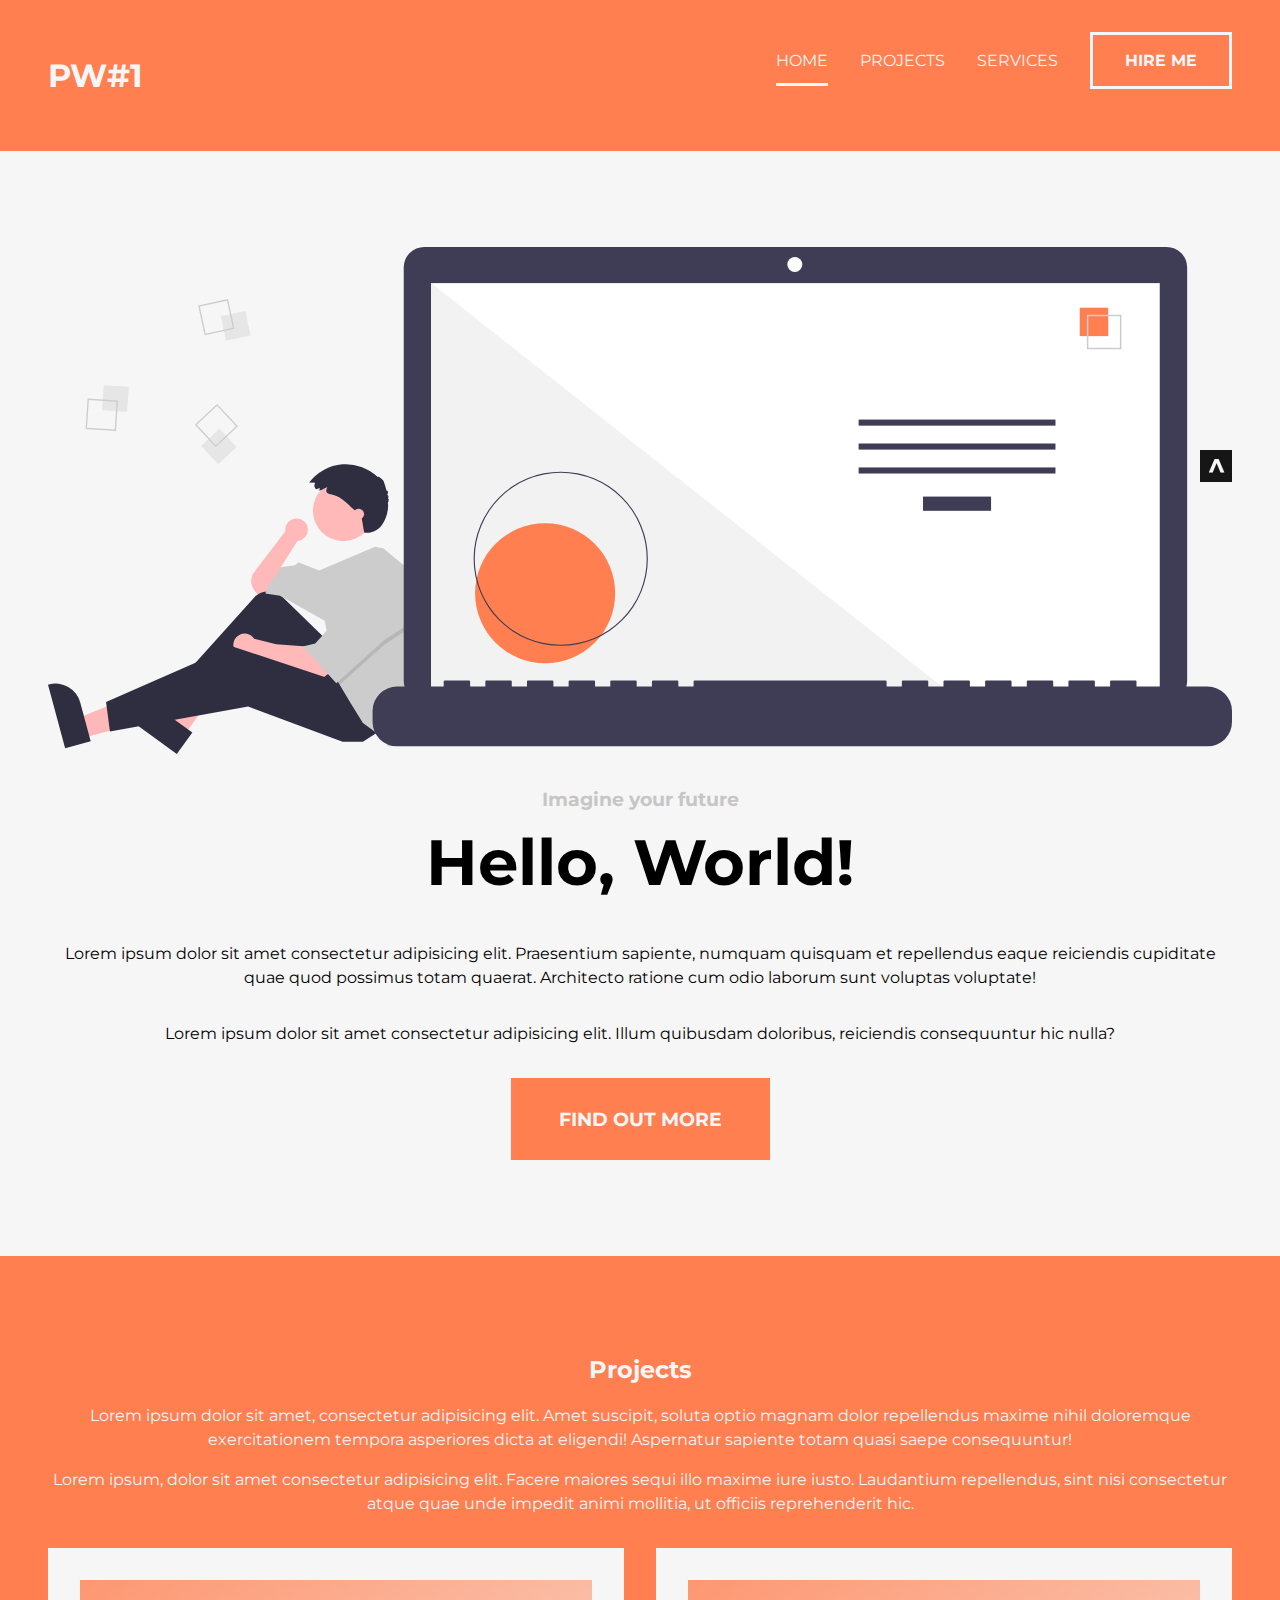
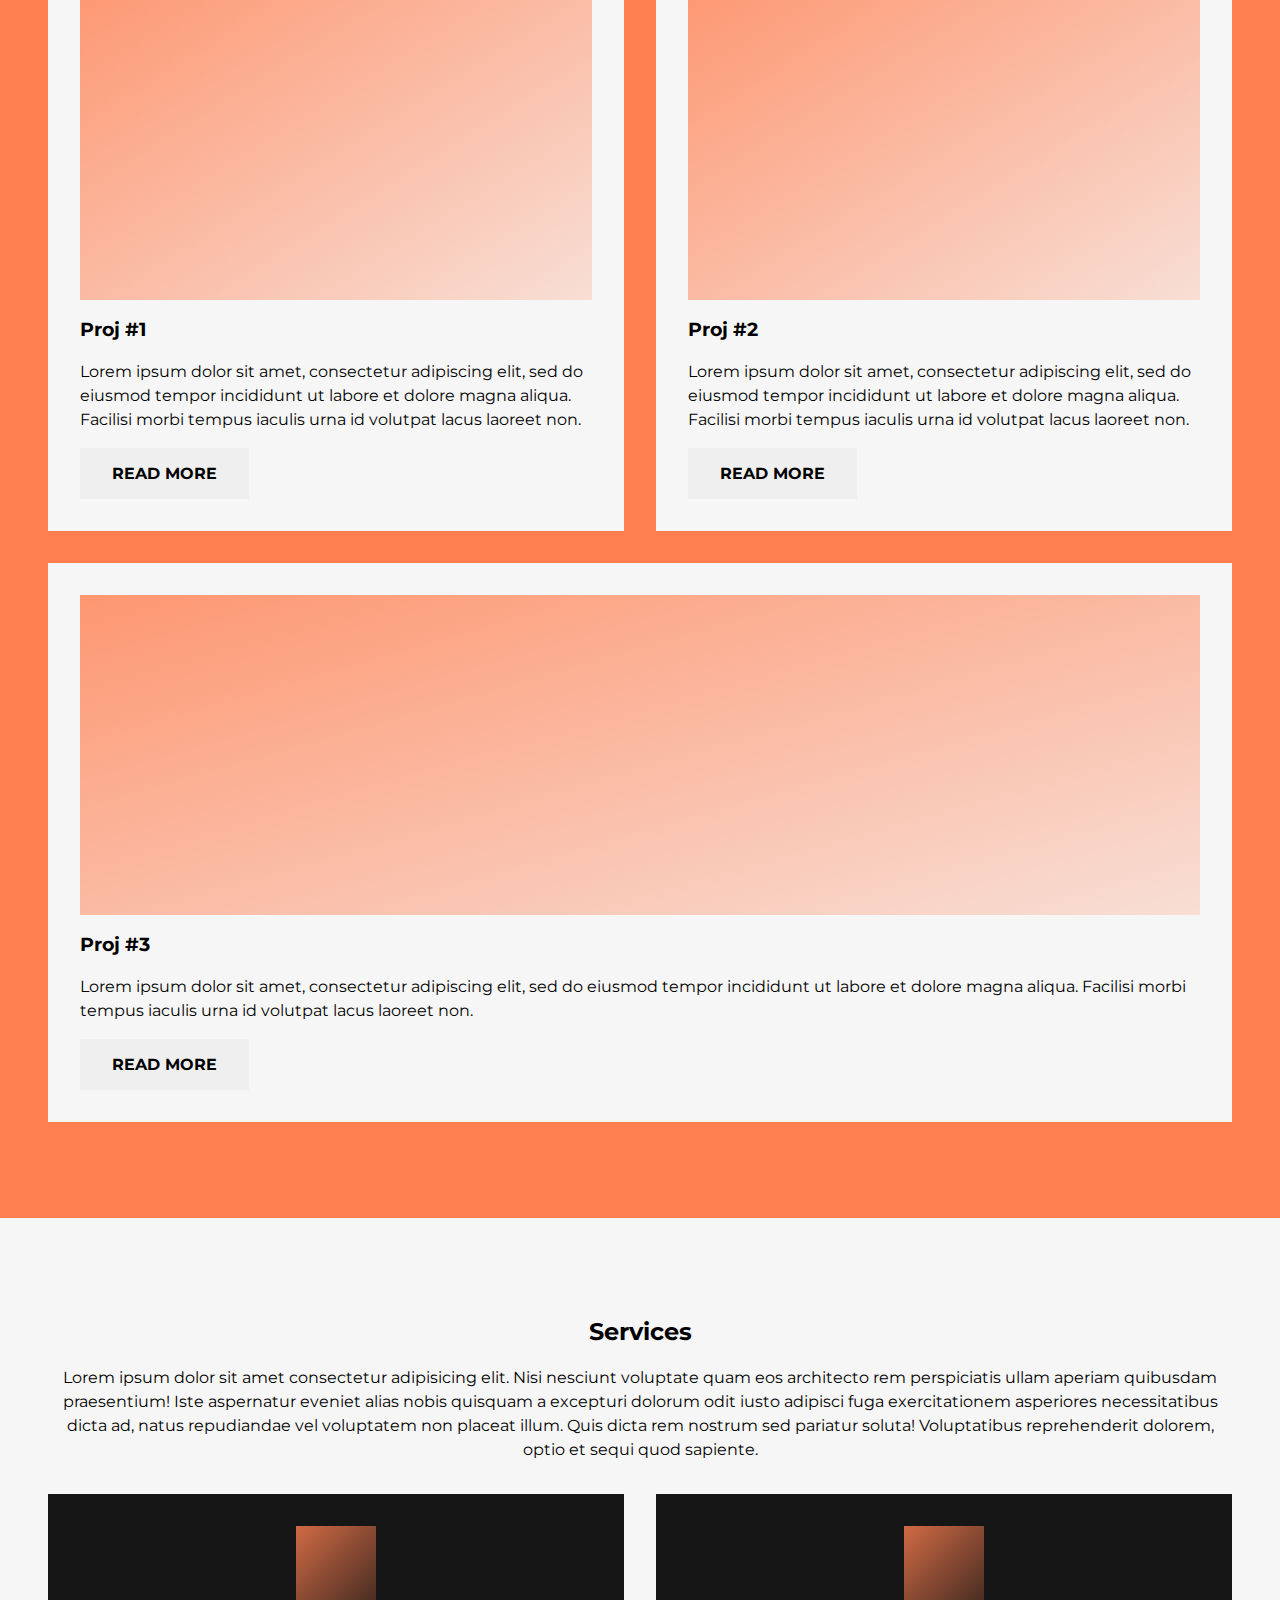
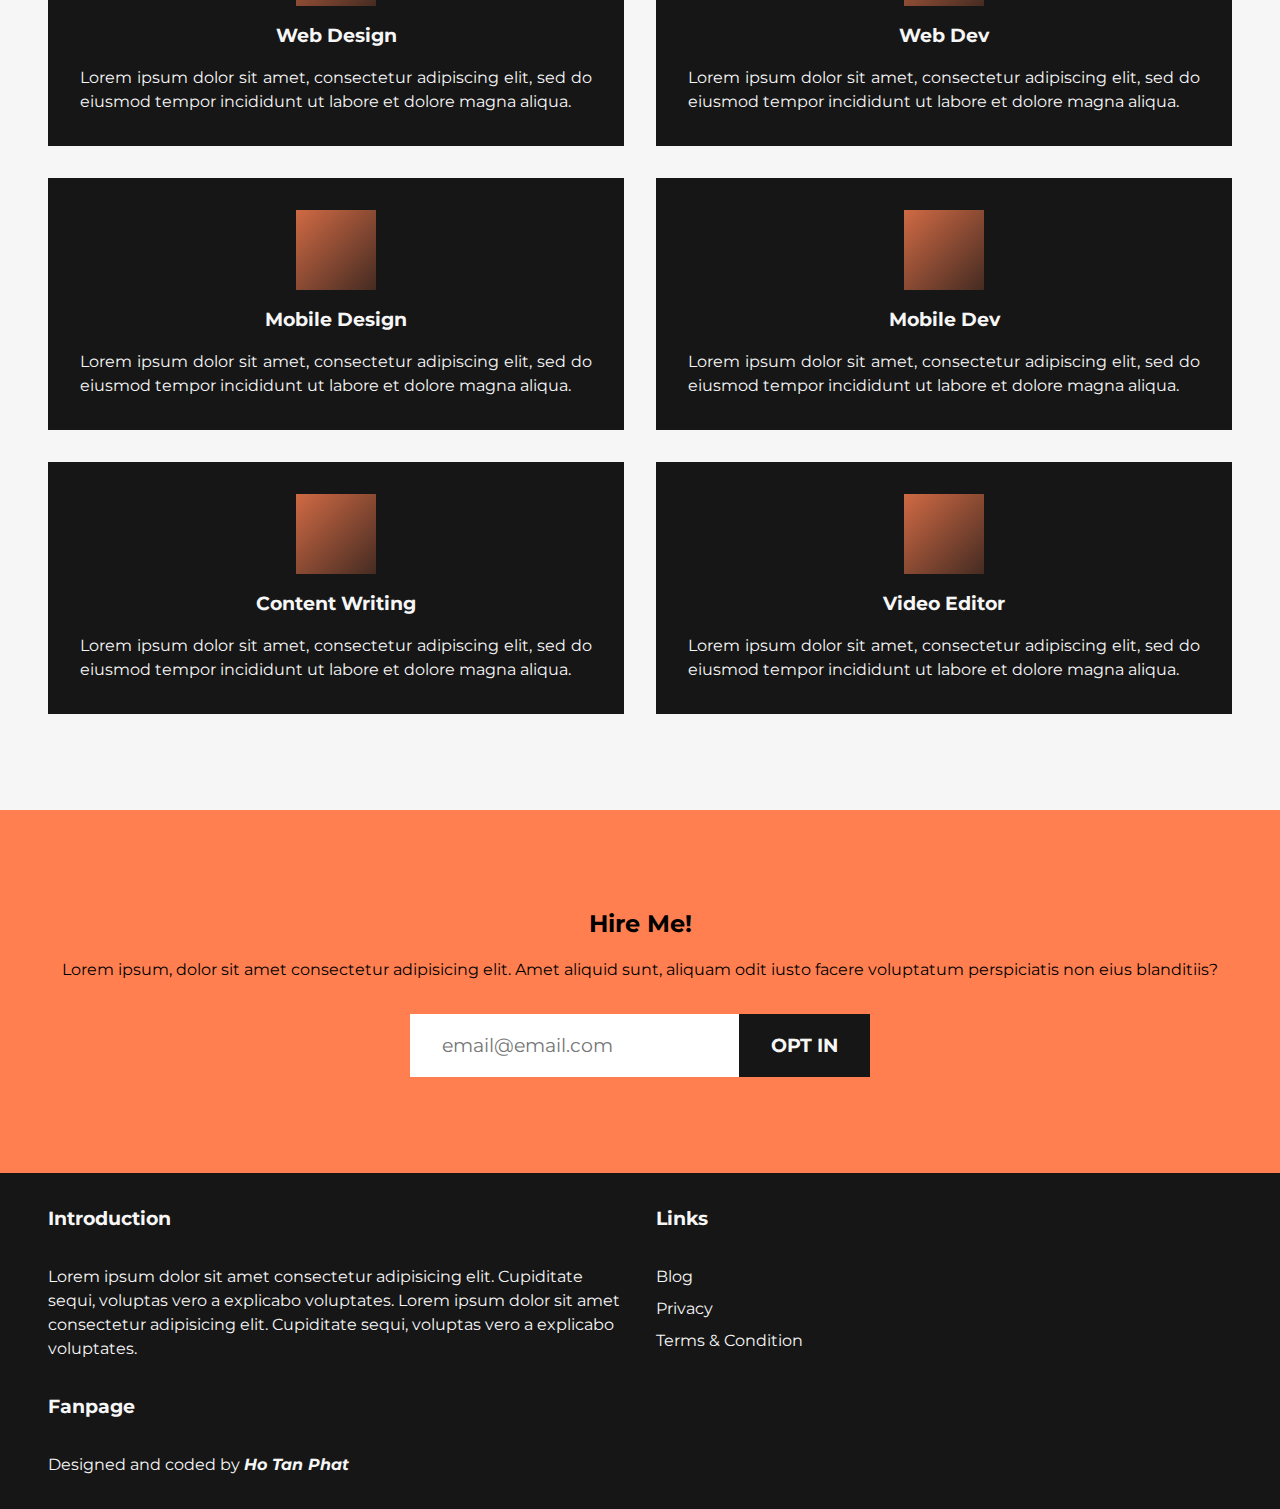
<file: portfolios/simple-portfolio-1/index.html>
<!DOCTYPE html>
<html lang="en">
	<head>
		<meta charset="UTF-8" />
		<meta http-equiv="X-UA-Compatible" content="IE=edge" />
		<meta name="viewport" content="width=device-width, initial-scale=1.0" />
		<link rel="stylesheet" href="css/main.css" />
		<link rel="preconnect" href="https://fonts.gstatic.com" />
		<link href="https://fonts.googleapis.com/css2?family=Montserrat:wght@100;400;500;700&display=swap" rel="stylesheet" />
		<script src="js/main.js"></script>
		<title>services Website #1</title>
	</head>
	<body>
		<!--Stare header-->
		<header>
			<div class="logo">
				<h1>PW#1</h1>
			</div>
			<nav>
				<ul class="navbar__list notShowNav">
					<li class="navbar__list__item"><a class="active" href="#">Home</a></li>
					<li class="navbar__list__item"><a href="#projects">Projects</a></li>
					<li class="navbar__list__item"><a href="#services">Services</a></li>
					<li class="navbar__list__item"><button class="navbar__list__item__button btn btn--medium">Hire Me</button></li>
				</ul>
				<a class="hamburger" href="javascript:void(0);" onclick="openRightMenu()">
					<span class="line1"></span>
					<span class="line2"></span>
					<span class="line3"></span>
				</a>
			</nav>
		</header>
		<!--End header-->
		<!--Start hero section-->
		<section class="hero">
			<div class="hero__info">
				<div class="hero__info__hook">
					<h3 class="hero__info__hook__subtitle">Imagine your future</h3>
					<h1 class="hero__info__hook__title">Hello, World!</h1>
				</div>
				<p>
					Lorem ipsum dolor sit amet consectetur adipisicing elit. Praesentium sapiente, numquam quisquam et repellendus eaque
					reiciendis cupiditate quae quod possimus totam quaerat. Architecto ratione cum odio laborum sunt voluptas voluptate!
				</p>
				<p>
					Lorem ipsum dolor sit amet consectetur adipisicing elit. Illum quibusdam doloribus, reiciendis consequuntur hic nulla?
				</p>
				<button class="btn btn--large hero__info__button">Find Out More</button>
			</div>
			<img src="svg/coder.svg" alt="I am a coder" />
		</section>
		<!--End hero section-->
		<!--Start projects section-->
		<section id="projects" class="projects">
			<div class="projects__intro">
				<h2 class="projects__intro__title">Projects</h2>
				<p>
					Lorem ipsum dolor sit amet, consectetur adipisicing elit. Amet suscipit, soluta optio magnam dolor repellendus maxime
					nihil doloremque exercitationem tempora asperiores dicta at eligendi! Aspernatur sapiente totam quasi saepe
					consequuntur!
				</p>
				<p>
					Lorem ipsum, dolor sit amet consectetur adipisicing elit. Facere maiores sequi illo maxime iure iusto. Laudantium
					repellendus, sint nisi consectetur atque quae unde impedit animi mollitia, ut officiis reprehenderit hic.
				</p>
			</div>
			<div class="projects__list">
				<!--<img src="svg/image.svg" alt="" />-->
				<div class="projects__list__item">
					<div class="projects__list__item__image"></div>
					<h3 class="projects__list__item__heading">Proj #1</h3>
					<p class="projects__list__item__desc">
						Lorem ipsum dolor sit amet, consectetur adipiscing elit, sed do eiusmod tempor incididunt ut labore et dolore magna
						aliqua. Facilisi morbi tempus iaculis urna id volutpat lacus laoreet non.
					</p>
					<button class="projects__list__item__button btn btn--medium">Read more</button>
				</div>
				<div class="projects__list__item">
					<!--<img src="svg/image.svg" alt="" />-->
					<div class="projects__list__item__image"></div>
					<h3 class="projects__list__item__heading">Proj #2</h3>
					<p class="projects__list__item__desc">
						Lorem ipsum dolor sit amet, consectetur adipiscing elit, sed do eiusmod tempor incididunt ut labore et dolore magna
						aliqua. Facilisi morbi tempus iaculis urna id volutpat lacus laoreet non.
					</p>
					<button class="projects__list__item__button btn btn--medium">Read more</button>
				</div>
				<div class="projects__list__item">
					<!--<img src="svg/image.svg" alt="" />-->
					<div class="projects__list__item__image"></div>
					<h3 class="projects__list__item__heading">Proj #3</h3>
					<p class="projects__list__item__desc">
						Lorem ipsum dolor sit amet, consectetur adipiscing elit, sed do eiusmod tempor incididunt ut labore et dolore magna
						aliqua. Facilisi morbi tempus iaculis urna id volutpat lacus laoreet non.
					</p>
					<button class="projects__list__item__button btn btn--medium">Read more</button>
				</div>
			</div>
		</section>
		<!--End projects section-->
		<!--Start services section-->
		<section id="services" class="services">
			<div class="services__intro">
				<h2 class="services__intro__intro">Services</h2>
				<p>
					Lorem ipsum dolor sit amet consectetur adipisicing elit. Nisi nesciunt voluptate quam eos architecto rem perspiciatis
					ullam aperiam quibusdam praesentium! Iste aspernatur eveniet alias nobis quisquam a excepturi dolorum odit iusto
					adipisci fuga exercitationem asperiores necessitatibus dicta ad, natus repudiandae vel voluptatem non placeat illum.
					Quis dicta rem nostrum sed pariatur soluta! Voluptatibus reprehenderit dolorem, optio et sequi quod sapiente.
				</p>
			</div>
			<div class="services__list">
				<div class="services__list__item">
					<!--<img src="svg/image.svg" alt="Portfoli 1" />-->
					<div class="services__list__item__image"></div>
					<h3 class="services__list__item__heading">Web Design</h3>
					<p class="services__list__item__desc">
						Lorem ipsum dolor sit amet, consectetur adipiscing elit, sed do eiusmod tempor incididunt ut labore et dolore magna
						aliqua.
					</p>
				</div>
				<div class="services__list__item">
					<!--<img src="svg/image.svg" alt="Portfoli 2" />-->
					<div class="services__list__item__image"></div>
					<h3 class="services__list__item__heading">Web Dev</h3>
					<p class="services__list__item__desc">
						Lorem ipsum dolor sit amet, consectetur adipiscing elit, sed do eiusmod tempor incididunt ut labore et dolore magna
						aliqua.
					</p>
				</div>
				<div class="services__list__item">
					<!--<img src="svg/image.svg" alt="Portfoli 3" />-->
					<div class="services__list__item__image"></div>
					<h3 class="services__list__item__heading">Mobile Design</h3>
					<p class="services__list__item__desc">
						Lorem ipsum dolor sit amet, consectetur adipiscing elit, sed do eiusmod tempor incididunt ut labore et dolore magna
						aliqua.
					</p>
				</div>
				<div class="services__list__item">
					<!--<img src="svg/image.svg" alt="Portfoli 4" />-->
					<div class="services__list__item__image"></div>
					<h3 class="services__list__item__heading">Mobile Dev</h3>
					<p class="services__list__item__desc">
						Lorem ipsum dolor sit amet, consectetur adipiscing elit, sed do eiusmod tempor incididunt ut labore et dolore magna
						aliqua.
					</p>
				</div>
				<div class="services__list__item">
					<!--<img src="svg/image.svg" alt="Portfoli 5" />-->
					<div class="services__list__item__image"></div>
					<h3 class="services__list__item__heading">Content Writing</h3>
					<p class="services__list__item__desc">
						Lorem ipsum dolor sit amet, consectetur adipiscing elit, sed do eiusmod tempor incididunt ut labore et dolore magna
						aliqua.
					</p>
				</div>
				<div class="services__list__item">
					<!--<img src="svg/image.svg" alt="Portfoli 6" />-->
					<div class="services__list__item__image"></div>
					<h3 class="services__list__item__heading">Video Editor</h3>
					<p class="services__list__item__desc">
						Lorem ipsum dolor sit amet, consectetur adipiscing elit, sed do eiusmod tempor incididunt ut labore et dolore magna
						aliqua.
					</p>
				</div>
			</div>
		</section>
		<!--End services section-->
		<!--Start hire section-->
		<section id="hire" class="hire">
			<div class="hire__intro">
				<h2>Hire Me!</h2>
				<p>
					Lorem ipsum, dolor sit amet consectetur adipisicing elit. Amet aliquid sunt, aliquam odit iusto facere voluptatum
					perspiciatis non eius blanditiis?
				</p>
			</div>
			<form action="" class="hire__form">
				<input type="email" placeholder="email@email.com" />
				<input type="submit" value="Opt in" />
			</form>
		</section>
		<!--End hire section-->
		<!--Start footer-->
		<footer>
			<div class="footer__main">
				<div class="footer__main__intro">
					<h3>Introduction</h3>
					<p>
						Lorem ipsum dolor sit amet consectetur adipisicing elit. Cupiditate sequi, voluptas vero a explicabo voluptates. Lorem
						ipsum dolor sit amet consectetur adipisicing elit. Cupiditate sequi, voluptas vero a explicabo voluptates.
					</p>
				</div>
				<div class="footer__main__links">
					<h3>Links</h3>
					<ul>
						<li><a href="#">Blog</a></li>
						<li><a href="#">Privacy</a></li>
						<li><a href="#">Terms & Condition</a></li>
					</ul>
				</div>
				<div class="footer__main__fanpage">
					<h3>Fanpage</h3>
				</div>
			</div>
			<div class="footer__copyright">
				Designed and coded by <i><strong>Ho Tan Phat</strong></i>
			</div>
		</footer>
		<!--End footer-->
		<!--Start scroll to top button-->
		<a class="scroll__to__top" href="#top">
			<span class="scroll__to__top__icon">^</span>
		</a>
		<!--End scroll to top button-->
	</body>
</html>
</file>
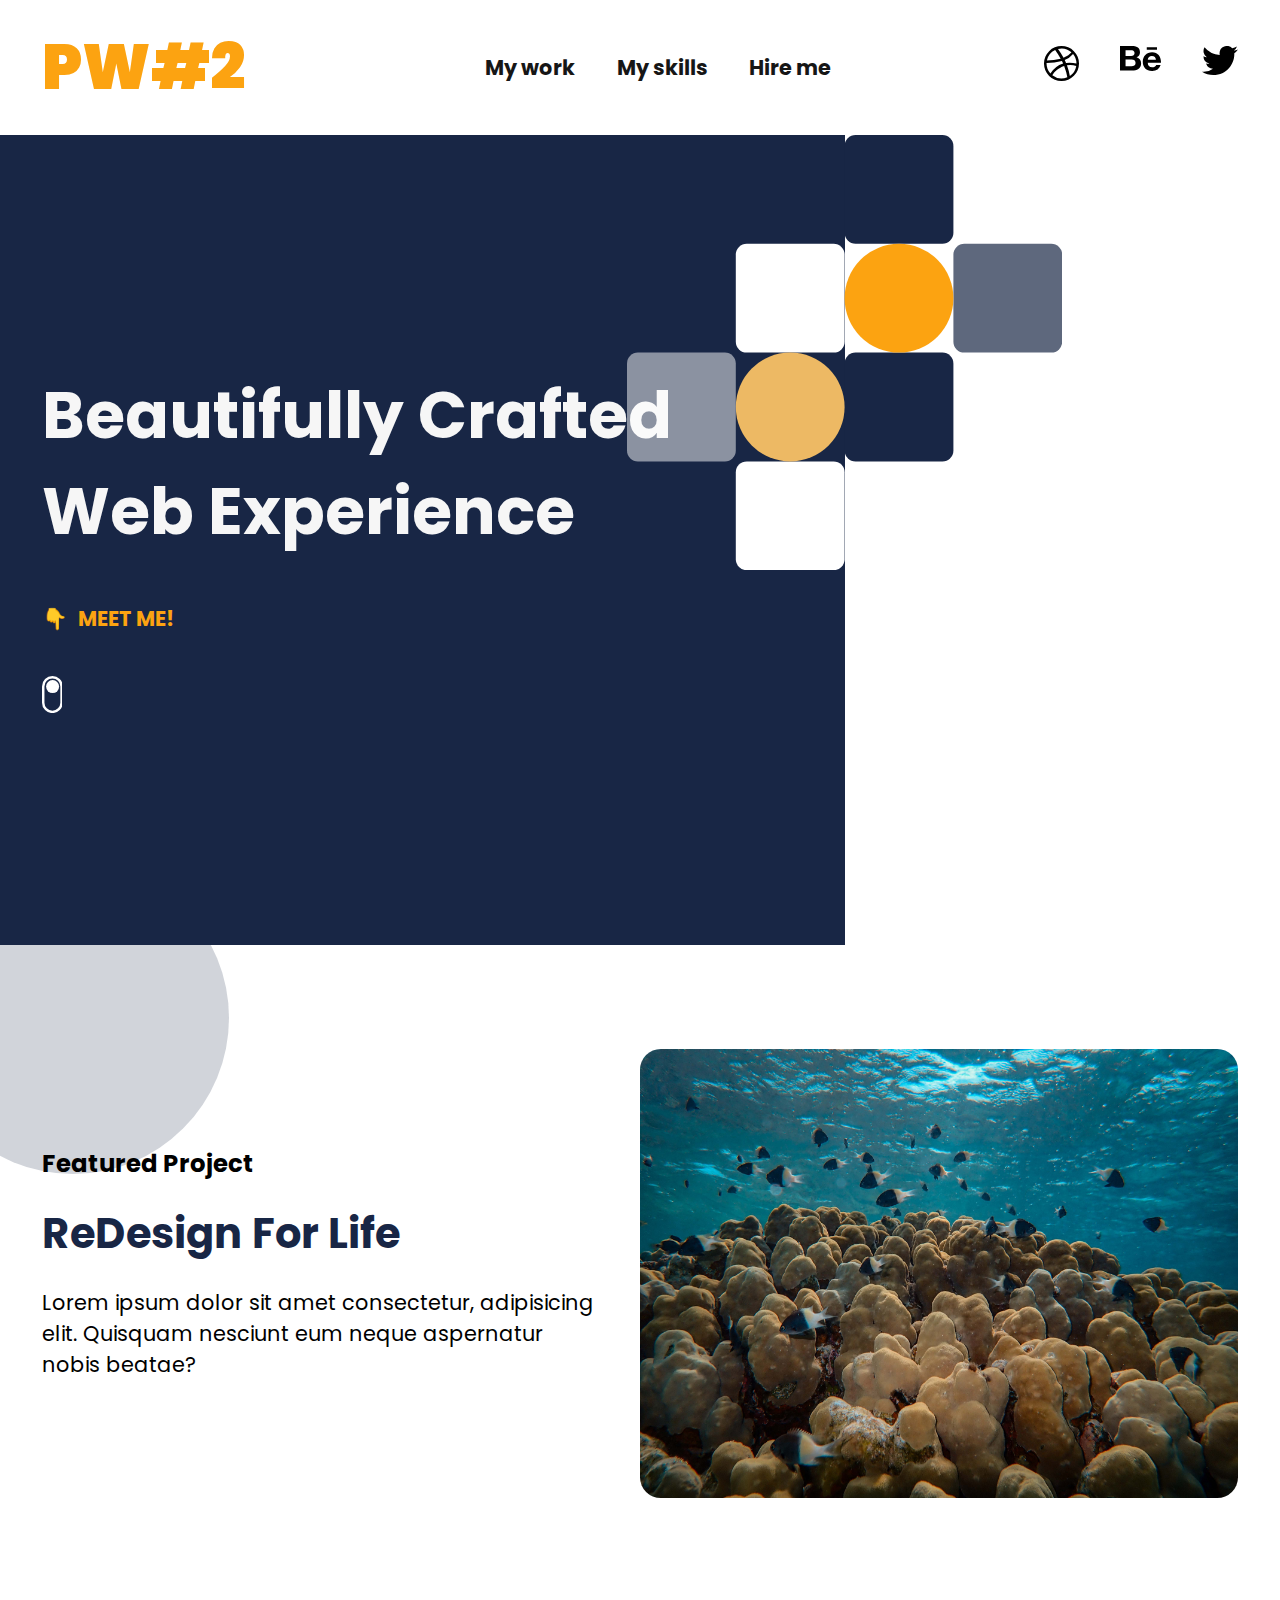
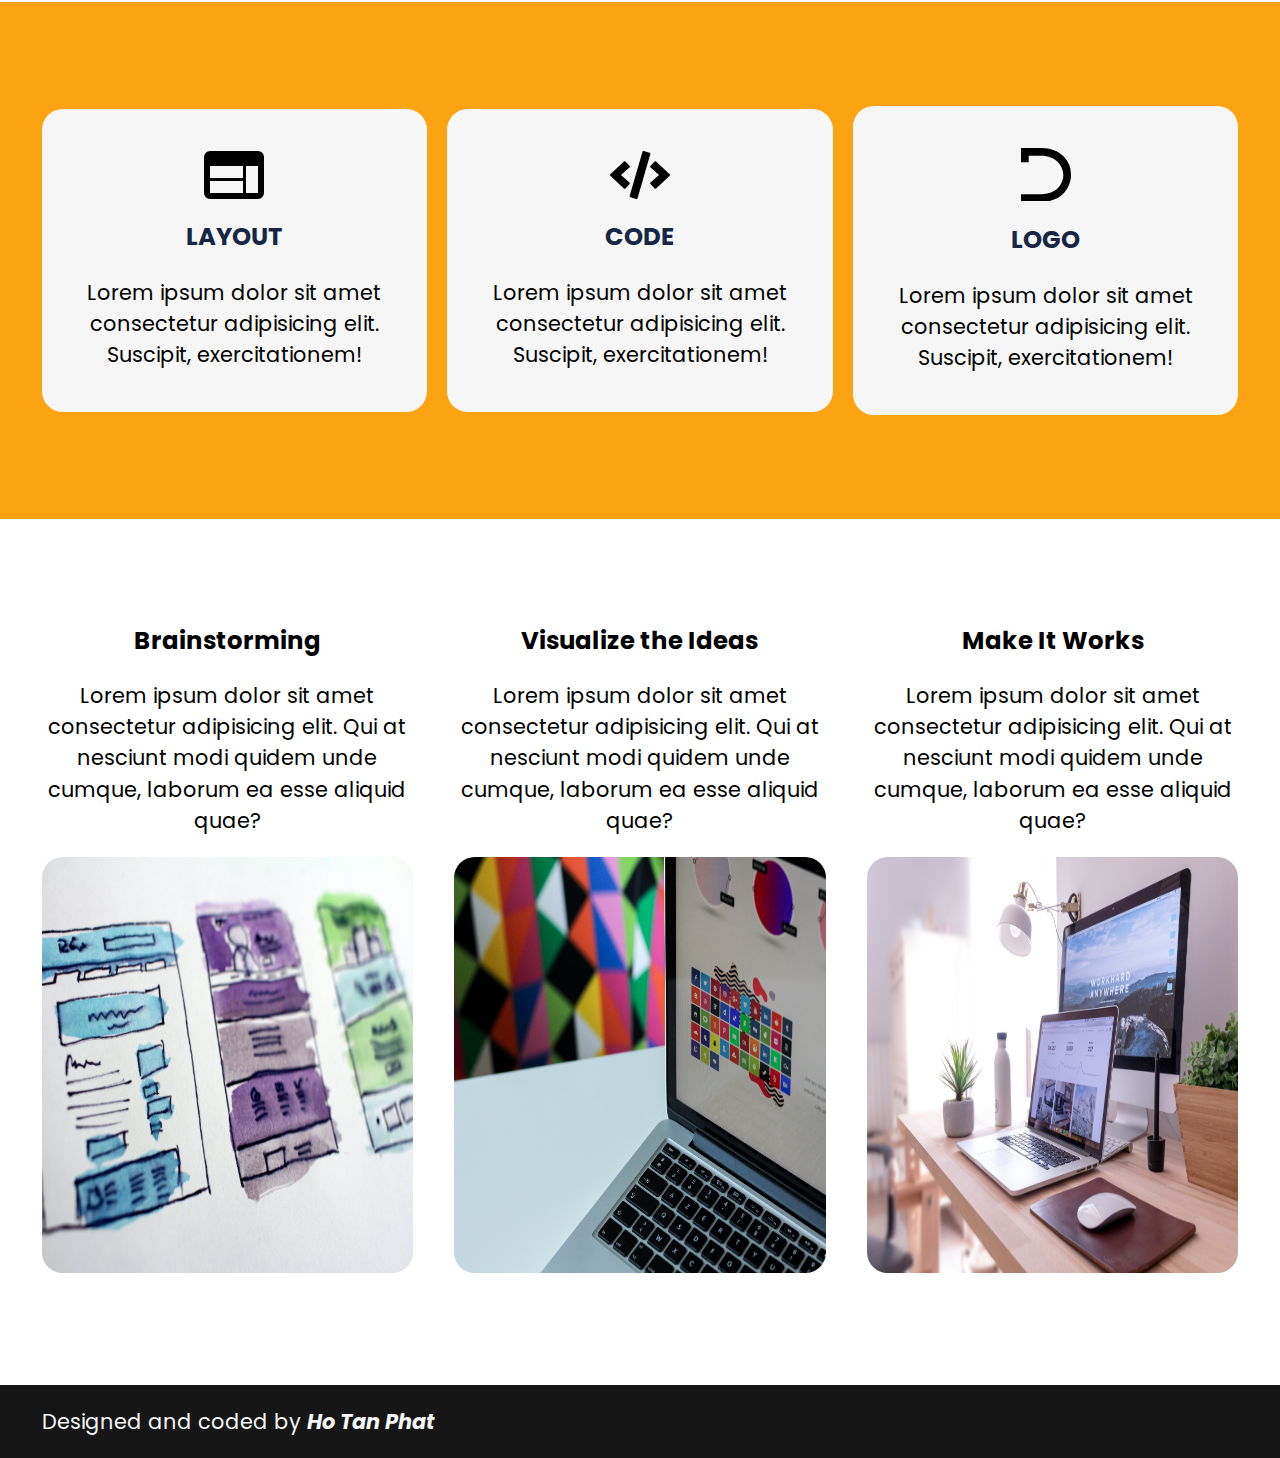
<file: portfolios/simple-portfolio-2/index.html>
<!DOCTYPE html>
<html lang="en">
	<head>
		<meta charset="UTF-8" />
		<meta name="viewport" content="width=device-width, initial-scale=1.0" />
		<link rel="stylesheet" href="./css/main.css" />
		<title>Portfolio Website #2</title>
	</head>
	<body>
		<!--Start header-->
		<header>
			<div class="logo__nav">
				<a href="index.html" class="logo__nav__logo">PW#2</a>
				<nav class="logo__nav__nav">
					<ul class="logo__nav__nav__list">
						<li class="logo__nav__nav__list__item"><a class="active" href="#">My work</a></li>
						<li class="logo__nav__nav__list__item"><a href="#">My skills</a></li>
						<li class="logo__nav__nav__list__item"><a href="#">Hire me</a></li>
					</ul>
				</nav>
				<div class="logo__nav__hamburger"></div>
			</div>
			<!--Start social icons-->
			<div class="social__icons">
				<ul class="social__icons__list">
					<li class="social__icons__list__item">
						<a href="#"><img src="./img/Icon awesome-dribbble.svg" alt="dribbble" /></a>
					</li>
					<li class="social__icons__list__item">
						<a href="#"><img src="./img/Icon awesome-behance.svg" alt="behance" /></a>
					</li>
					<li class="social__icons__list__item">
						<a href="#"><img src="./img/Icon awesome-twitter.svg" alt="twitter" /></a>
					</li>
				</ul>
			</div>
			<!--End social icons-->
		</header>
		<!--End header-->
		<!--Hero Area-->
		<div class="hero">
			<div class="hero__content">
				<h1 class="hero__content__heading">Beautifully Crafted<br />Web Experience</h1>
				<div class="hero__content__meetMe">
					<span>👇</span>
					<p>Meet me!</p>
				</div>
				<svg class="hero__content__scrollIcon" viewBox="0 0 51 91">
					<g transform="translate(-275 -684)">
						<g transform="translate(275 684)" fill="none" stroke="#fff" stroke-width="6">
							<rect width="51" height="91" rx="25.5" stroke="none" />
							<rect x="3" y="3" width="45" height="85" rx="22.5" fill="none" />
						</g>
						<circle cx="16" cy="16" r="16" transform="translate(285 694)" fill="#fff" />
					</g>
				</svg>
			</div>
			<svg class="hero__design" viewBox="0 0 596 596">
				<g transform="translate(-830 -182)">
					<rect width="149" height="149" rx="15" transform="translate(1128 182)" fill="#182645" />
					<rect width="149" height="149" rx="15" transform="translate(979 331)" fill="#fff" />
					<rect width="149" height="149" rx="15" transform="translate(979 629)" fill="#fff" />
					<rect width="149" height="149" rx="15" transform="translate(1277 331)" fill="#182645" opacity="0.698" />
					<rect width="149" height="149" rx="15" transform="translate(830 480)" fill="#fff" opacity="0.498" />
					<rect width="149" height="149" rx="15" transform="translate(1128 480)" fill="#182645" />
					<circle cx="74.5" cy="74.5" r="74.5" transform="translate(1128 331)" fill="#fca311" />
					<circle cx="74.5" cy="74.5" r="74.5" transform="translate(979 480)" fill="#edb964" />
				</g>
			</svg>
		</div>
		<!--Featured Project-->
		<section class="featured">
			<div class="featured__content">
				<h3 class="featured__content__subtitle">Featured Project</h3>
				<h1 class="featured__content__title">ReDesign For Life</h1>
				<p class="featured__content__desc">
					Lorem ipsum dolor sit amet consectetur, adipisicing elit. Quisquam nesciunt eum neque aspernatur nobis beatae?
				</p>
			</div>
			<img class="featured__image" src="./img/featured_project.jpg" alt="Featured Project" />
		</section>
		<!--Skills-->
		<section class="skills">
			<ul class="skills__list">
				<li class="skills__list__item">
					<svg width="60" height="48" viewBox="0 0 60 48">
						<path
							d="M57,6H9a5.992,5.992,0,0,0-5.97,6L3,48a6.018,6.018,0,0,0,6,6H57a6.018,6.018,0,0,0,6-6V12A6.018,6.018,0,0,0,57,6ZM42,48H9V36H42Zm0-15H9V21H42ZM57,48H45V21H57Z"
							transform="translate(-3 -6)"
						/>
					</svg>
					<h3 class="skills__list__item__title">Layout</h3>
					<p class="skills__list__item__desc">
						Lorem ipsum dolor sit amet consectetur adipisicing elit. Suscipit, exercitationem!
					</p>
				</li>
				<li class="skills__list__item">
					<svg xmlns="http://www.w3.org/2000/svg" width="60" height="47.993" viewBox="0 0 60 47.993">
						<path
							d="M26.145,47.949l-5.718-1.659a1.127,1.127,0,0,1-.769-1.4L32.454.815a1.127,1.127,0,0,1,1.4-.769l5.718,1.659a1.127,1.127,0,0,1,.769,1.4L27.542,47.18a1.123,1.123,0,0,1-1.4.769ZM15.459,37.431l4.078-4.35a1.125,1.125,0,0,0-.075-1.612L10.968,24l8.493-7.471a1.117,1.117,0,0,0,.075-1.612l-4.078-4.35a1.126,1.126,0,0,0-1.594-.047L.357,23.172a1.117,1.117,0,0,0,0,1.64L13.865,37.477a1.118,1.118,0,0,0,1.594-.047Zm30.673.056L59.64,24.822a1.117,1.117,0,0,0,0-1.64L46.131,10.508a1.135,1.135,0,0,0-1.594.047L40.46,14.9a1.125,1.125,0,0,0,.075,1.612L49.028,24l-8.493,7.471a1.117,1.117,0,0,0-.075,1.612l4.078,4.35a1.126,1.126,0,0,0,1.594.056Z"
							transform="translate(0.002 -0.003)"
						/>
					</svg>
					<h3 class="skills__list__item__title">Code</h3>
					<p class="skills__list__item__desc">
						Lorem ipsum dolor sit amet consectetur adipisicing elit. Suscipit, exercitationem!
					</p>
				</li>
				<li class="skills__list__item">
					<svg xmlns="http://www.w3.org/2000/svg" width="50" height="53.846" viewBox="0 0 50 53.846">
						<path
							d="M0,2.25V16.577H7.692V9.942H20.577c13.63,0,21.731,9.639,21.731,19.219,0,9.147-7.043,19.243-21.731,19.243H0V56.1H20.577C39.892,56.1,50,42.55,50,29.161a26.236,26.236,0,0,0-7.488-18.546C37.127,5.135,29.531,2.25,20.577,2.25Z"
							transform="translate(0 -2.25)"
						/>
					</svg>
					<h3 class="skills__list__item__title">Logo</h3>
					<p class="skills__list__item__desc">
						Lorem ipsum dolor sit amet consectetur adipisicing elit. Suscipit, exercitationem!
					</p>
				</li>
			</ul>
		</section>
		<!--Portfolio-->
		<section class="portfolio">
			<div class="portfolio__wrap">
				<div class="portfolio__wrap__content">
					<h3 class="portfolio__wrap__content__title">Brainstorming</h3>
					<p class="portfolio__wrap__content__desc">
						Lorem ipsum dolor sit amet consectetur adipisicing elit. Qui at nesciunt modi quidem unde cumque, laborum ea esse
						aliquid quae?
					</p>
				</div>
				<a class="portfolio__wrap__image" href="#"><img src="./img/service1.jpg" alt="project 1" /></a>
			</div>
			<div class="portfolio__wrap">
				<div class="portfolio__wrap__content">
					<h3 class="portfolio__wrap__content__title">Visualize the Ideas</h3>
					<p class="portfolio__wrap__content__desc">
						Lorem ipsum dolor sit amet consectetur adipisicing elit. Qui at nesciunt modi quidem unde cumque, laborum ea esse
						aliquid quae?
					</p>
				</div>
				<a class="portfolio__wrap__image" href="#"><img src="./img/service2.jpg" alt="project 2" /></a>
			</div>
			<div class="portfolio__wrap">
				<div class="portfolio__wrap__content">
					<h3 class="portfolio__wrap__content__title">Make It Works</h3>
					<p class="portfolio__wrap__content__desc">
						Lorem ipsum dolor sit amet consectetur adipisicing elit. Qui at nesciunt modi quidem unde cumque, laborum ea esse
						aliquid quae?
					</p>
				</div>
				<a class="portfolio__wrap__image" href="#"><img src="./img/service3.jpg" alt="project 3" /></a>
			</div>
		</section>
		<footer>
			Designed and coded by <i><strong>Ho Tan Phat</strong></i>
		</footer>
	</body>
</html>
</file>
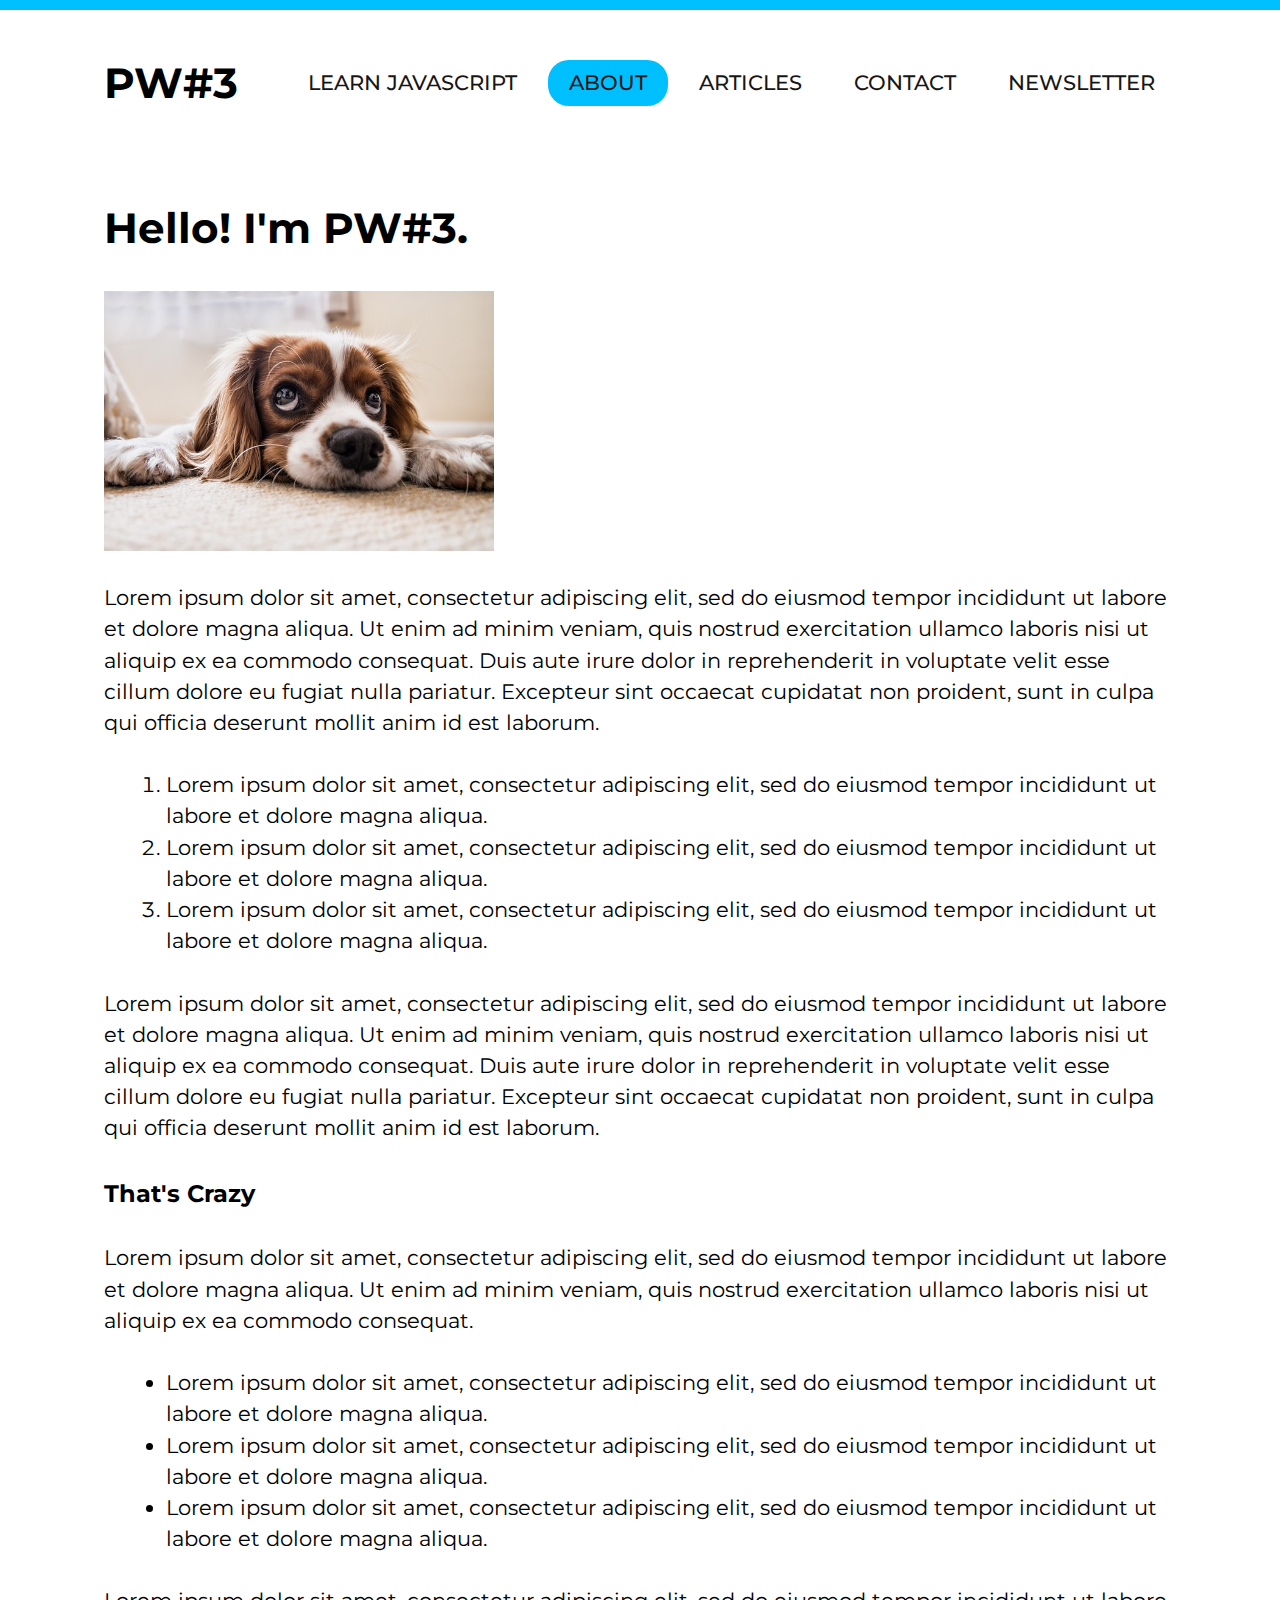
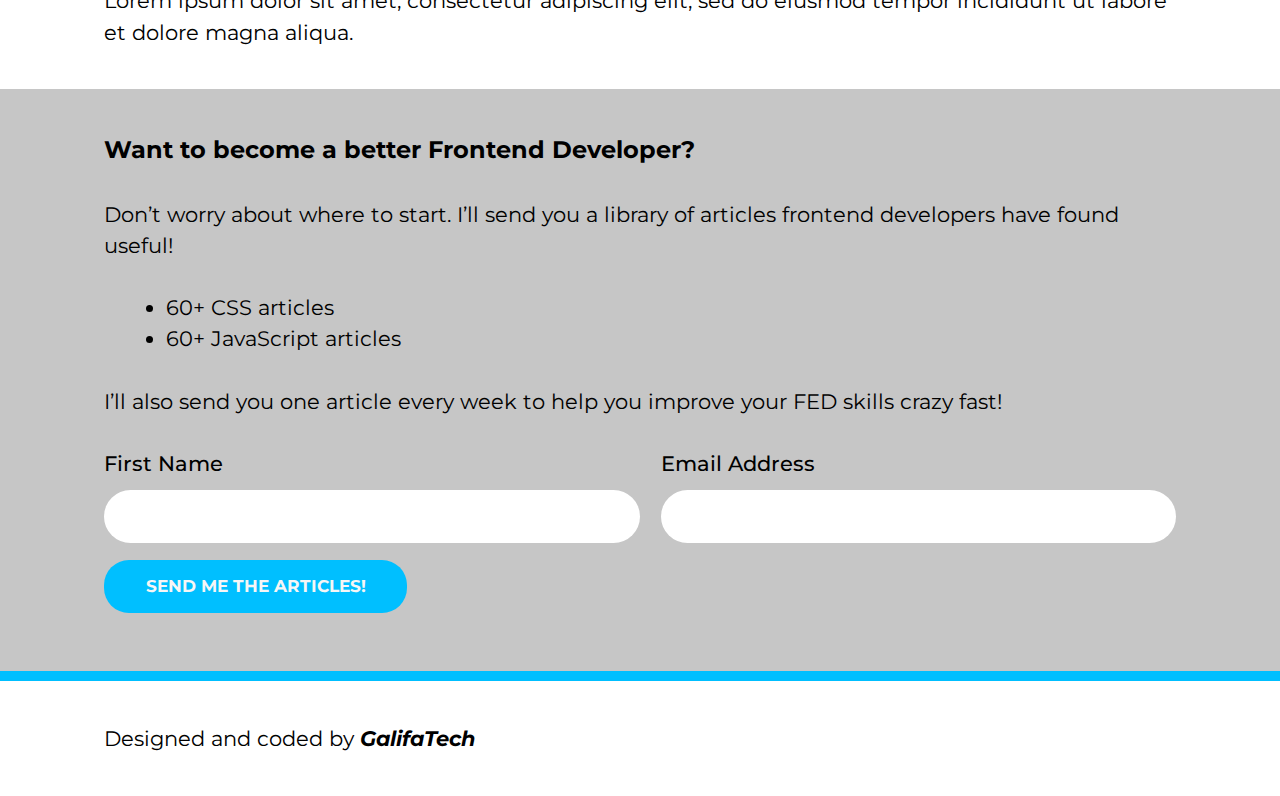
<file: portfolios/simple-portfolio-3/index.html>
<!DOCTYPE html>
<html lang="en">
	<head>
		<meta charset="UTF-8" />
		<meta http-equiv="X-UA-Compatible" content="IE=edge" />
		<meta name="viewport" content="width=device-width, initial-scale=1.0" />
		<link rel="stylesheet" href="./css/style.css" />
		<title>Portfolio Website #3</title>
	</head>
	<body>
		<header>
			<h1 class="logo">PW#3</h1>
			<nav>
				<ul class="nav__list">
					<li class="nav__list__item"><a href="#">Learn Javascript</a></li>
					<li class="nav__list__item"><a class="active" href="#">About</a></li>
					<li class="nav__list__item"><a href="#">Articles</a></li>
					<li class="nav__list__item"><a href="#">Contact</a></li>
					<li class="nav__list__item"><a href="#">Newsletter</a></li>
				</ul>
			</nav>
			<a href="#" class="hamburger"></a>
		</header>
		<main>
			<section class="content">
				<h2 class="content__heading">Hello! I'm PW#3.</h2>
				<img class="content__image" src="./img/avatar.jpg" alt="PW#3" />
				<p>
					Lorem ipsum dolor sit amet, consectetur adipiscing elit, sed do eiusmod tempor incididunt ut labore et dolore magna
					aliqua. Ut enim ad minim veniam, quis nostrud exercitation ullamco laboris nisi ut aliquip ex ea commodo consequat. Duis
					aute irure dolor in reprehenderit in voluptate velit esse cillum dolore eu fugiat nulla pariatur. Excepteur sint
					occaecat cupidatat non proident, sunt in culpa qui officia deserunt mollit anim id est laborum.
				</p>
				<ol>
					<li>
						Lorem ipsum dolor sit amet, consectetur adipiscing elit, sed do eiusmod tempor incididunt ut labore et dolore magna
						aliqua.
					</li>
					<li>
						Lorem ipsum dolor sit amet, consectetur adipiscing elit, sed do eiusmod tempor incididunt ut labore et dolore magna
						aliqua.
					</li>
					<li>
						Lorem ipsum dolor sit amet, consectetur adipiscing elit, sed do eiusmod tempor incididunt ut labore et dolore magna
						aliqua.
					</li>
				</ol>
				<p>
					Lorem ipsum dolor sit amet, consectetur adipiscing elit, sed do eiusmod tempor incididunt ut labore et dolore magna
					aliqua. Ut enim ad minim veniam, quis nostrud exercitation ullamco laboris nisi ut aliquip ex ea commodo consequat. Duis
					aute irure dolor in reprehenderit in voluptate velit esse cillum dolore eu fugiat nulla pariatur. Excepteur sint
					occaecat cupidatat non proident, sunt in culpa qui officia deserunt mollit anim id est laborum.
				</p>
				<h3 class="content__subheading">That's Crazy</h3>
				<p>
					Lorem ipsum dolor sit amet, consectetur adipiscing elit, sed do eiusmod tempor incididunt ut labore et dolore magna
					aliqua. Ut enim ad minim veniam, quis nostrud exercitation ullamco laboris nisi ut aliquip ex ea commodo consequat.
				</p>
				<ul>
					<li>
						Lorem ipsum dolor sit amet, consectetur adipiscing elit, sed do eiusmod tempor incididunt ut labore et dolore magna
						aliqua.
					</li>
					<li>
						Lorem ipsum dolor sit amet, consectetur adipiscing elit, sed do eiusmod tempor incididunt ut labore et dolore magna
						aliqua.
					</li>
					<li>
						Lorem ipsum dolor sit amet, consectetur adipiscing elit, sed do eiusmod tempor incididunt ut labore et dolore magna
						aliqua.
					</li>
				</ul>
				<p>
					Lorem ipsum dolor sit amet, consectetur adipiscing elit, sed do eiusmod tempor incididunt ut labore et dolore magna
					aliqua.
				</p>
			</section>
		</main>
		<div class="email">
			<h3 class="email__heading">Want to become a better Frontend Developer?</h3>
			<p>Don’t worry about where to start. I’ll send you a library of articles frontend developers have found useful!</p>
			<ul>
				<li>60+ CSS articles</li>
				<li>60+ JavaScript articles</li>
			</ul>
			<p>I’ll also send you one article every week to help you improve your FED skills crazy fast!</p>
			<form action="">
				<div class="form__section">
					<div class="form__section__input">
						<label for="firstName" class="form__section__input__label">First Name</label>
						<input type="text" name="firstName" class="form__section__input__fistName" />
					</div>
					<div class="form__section__input">
						<label for="emailAddress" class="form__section__input__label">Email Address</label>
						<input type="email" name="emailAddress" class="form__section__input__emailAddress" />
					</div>
				</div>
				<button class="form__button btn btn--medium">Send me the articles!</button>
			</form>
		</div>
		<footer>
			<p>
				Designed and coded by <i><strong>GalifaTech</strong></i>
			</p>
		</footer>
	</body>
</html>
</file>
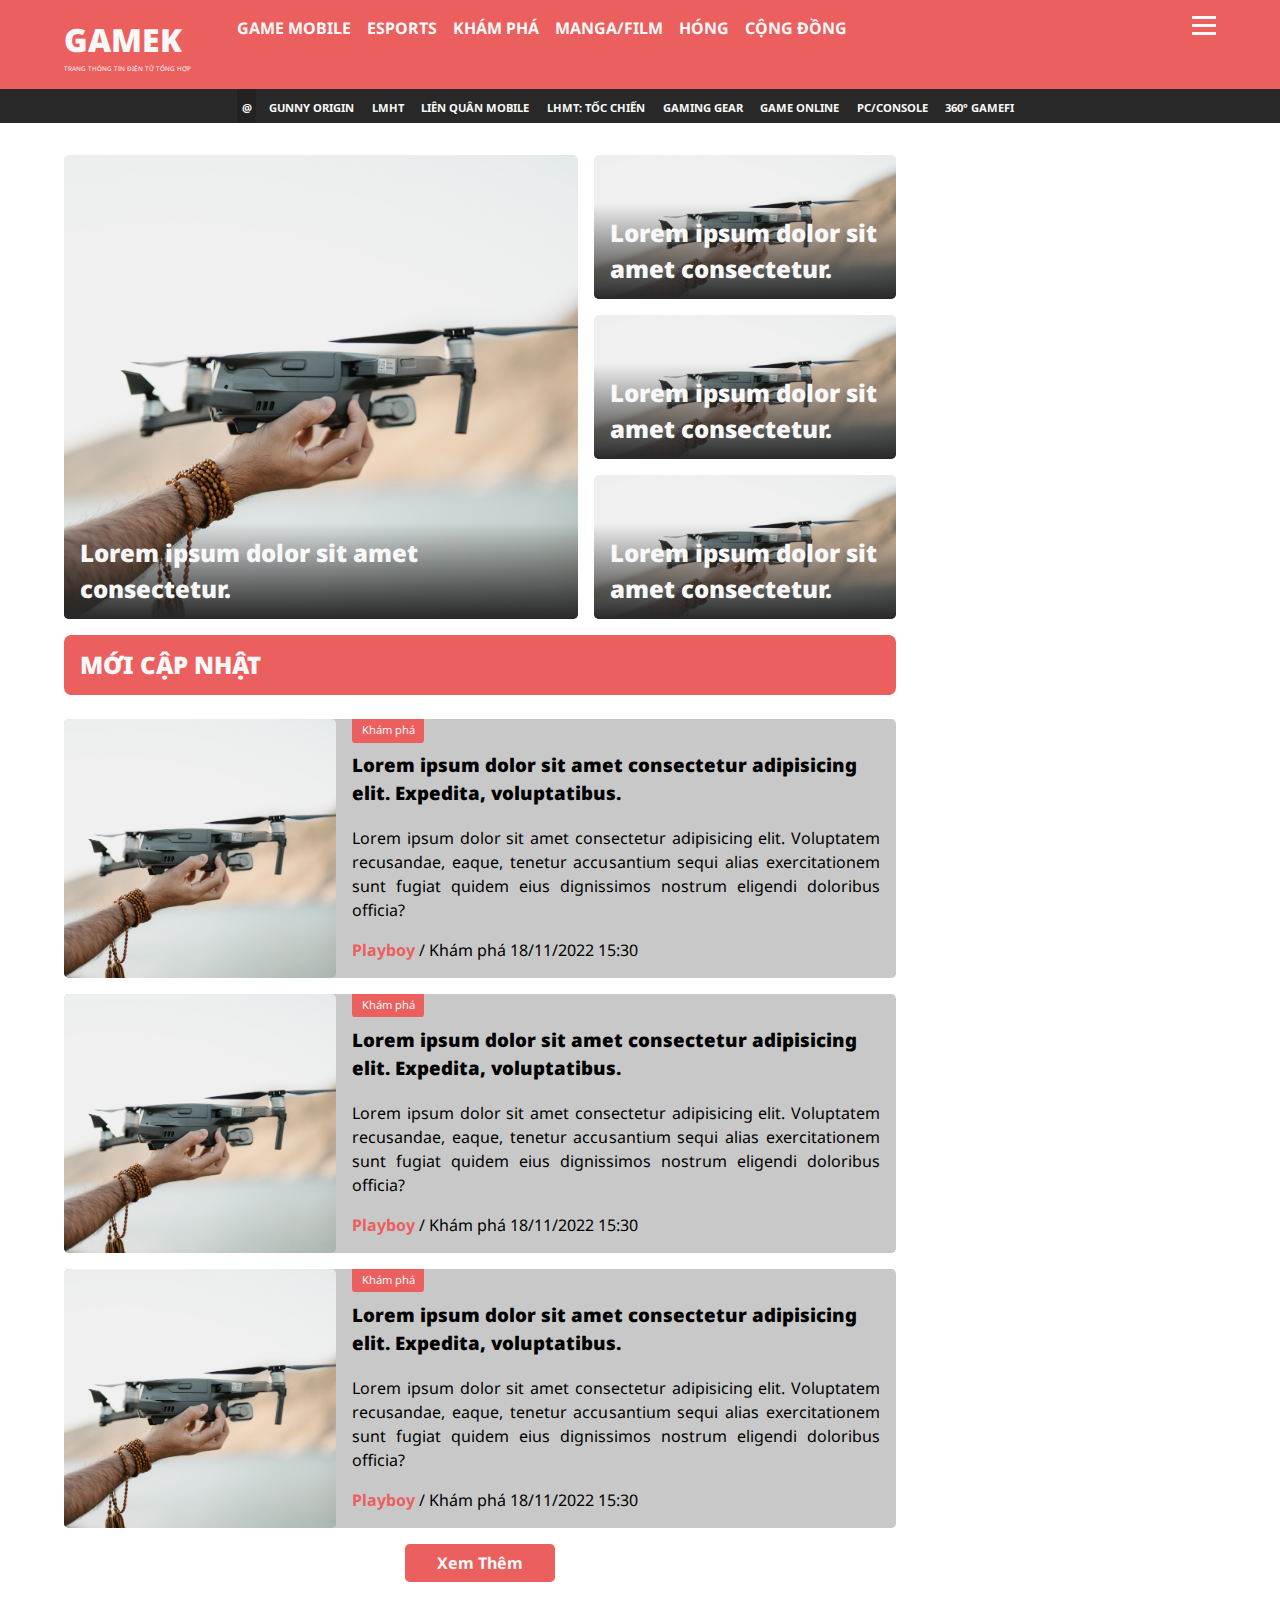
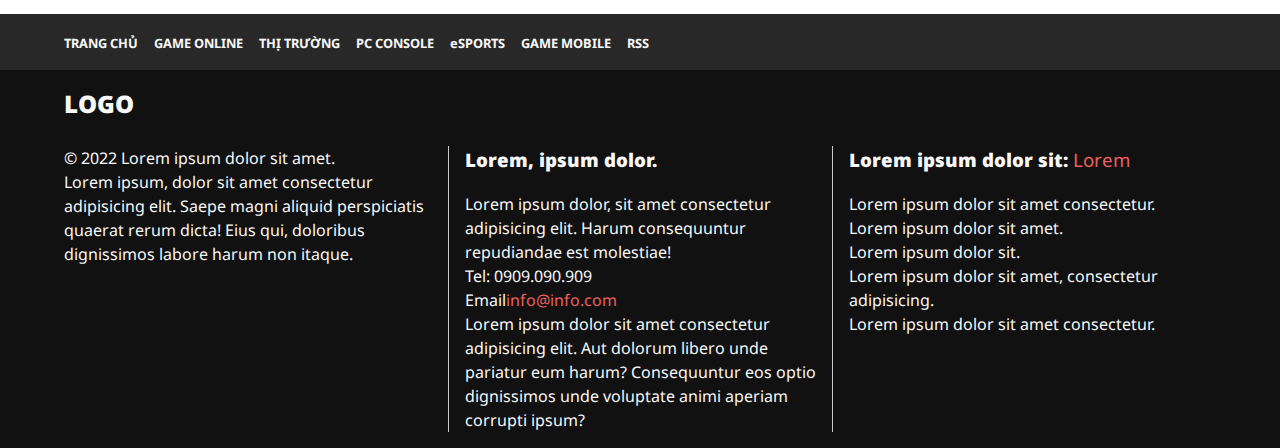
<file: remake/gamek-vn/index.html>
<!DOCTYPE html>
<html lang="en">
	<head>
		<meta charset="UTF-8" />
		<meta http-equiv="X-UA-Compatible" content="IE=edge" />
		<meta name="viewport" content="width=device-width, initial-scale=1.0" />
		<link rel="stylesheet" href="./css/main.css" />
		<title>Remake: gamek.vn</title>
	</head>
	<body>
		<header>
			<div class="header__top">
				<div class="logo">
					<h1 class="logo__text">GAMEK</h1>
					<span class="logo__slogan">TRANG THÔNG TIN ĐIỆN TỬ TỔNG HỢP</span>
				</div>
				<nav>
					<ul class="nav__list">
						<li class="nav__list__item"><a href="#">GAME MOBILE</a></li>
						<li class="nav__list__item"><a href="#">ESPORTS</a></li>
						<li class="nav__list__item"><a href="#">KHÁM PHÁ</a></li>
						<li class="nav__list__item"><a href="#">MANGA/FILM</a></li>
						<li class="nav__list__item"><a href="#">HÓNG</a></li>
						<li class="nav__list__item"><a href="#">CỘNG ĐỒNG</a></li>
					</ul>
				</nav>
				<div class="hamburger">
					<div class="line top"></div>
					<div class="line middle"></div>
					<div class="line bottom"></div>
				</div>
			</div>
			<div class="header__bottom">
				<div class="empty__column"></div>
				<div class="subNav">
					<ul class="subNav__list">
						<li class="subNav__list__item active"><a href="#">@</a></li>
						<li class="subNav__list__item"><a href="#">GUNNY ORIGIN</a></li>
						<li class="subNav__list__item"><a href="#">LMHT</a></li>
						<li class="subNav__list__item"><a href="#">LIÊN QUÂN MOBILE</a></li>
						<li class="subNav__list__item"><a href="#">LHMT: TỐC CHIẾN</a></li>
						<li class="subNav__list__item"><a href="#">GAMING GEAR</a></li>
						<li class="subNav__list__item"><a href="#">GAME ONLINE</a></li>
						<li class="subNav__list__item"><a href="#">PC/CONSOLE</a></li>
						<li class="subNav__list__item"><a href="#">360&deg; GAMEFI</a></li>
					</ul>
				</div>
				<div class="empty__column"></div>
			</div>
		</header>
		<main>
			<section class="stories">
				<div class="stories__content stories__content--1">
					<img src="./jpg/Drone.jpg" alt="Drone" />
					<h2 class="stories__content__title">Lorem ipsum dolor sit amet consectetur.</h2>
				</div>
				<div class="stories__content stories__content--2">
					<img src="./jpg/Drone.jpg" alt="Drone" />
					<h2 class="stories__content__title">Lorem ipsum dolor sit amet consectetur.</h2>
				</div>
				<div class="stories__content stories__content--3">
					<img src="./jpg/Drone.jpg" alt="Drone" />
					<h2 class="stories__content__title">Lorem ipsum dolor sit amet consectetur.</h2>
				</div>
				<div class="stories__content stories__content--4">
					<img src="./jpg/Drone.jpg" alt="Drone" />
					<h2 class="stories__content__title">Lorem ipsum dolor sit amet consectetur.</h2>
				</div>
			</section>
			<section class="news">
				<h2 class="news__heading">MỚI CẬP NHẬT</h2>
				<div class="news__articles">
					<div class="news__articles__card">
						<img class="news__articles__card__image" src="./jpg/Drone.jpg" alt="Drone" />
						<div class="news__articles__card__info">
							<div class="news__articles__card__info__tag">Khám phá</div>
							<h3 class="news__articles__card__info__title">
								Lorem ipsum dolor sit amet consectetur adipisicing elit. Expedita, voluptatibus.
							</h3>
							<p class="news__articles__card__info__desc">
								Lorem ipsum dolor sit amet consectetur adipisicing elit. Voluptatem recusandae, eaque, tenetur accusantium sequi
								alias exercitationem sunt fugiat quidem eius dignissimos nostrum eligendi doloribus officia?
							</p>
							<span class="news__articles__card__info__author"><a href="">Playboy</a> / Khám phá 18/11/2022 15:30</span>
						</div>
					</div>
					<div class="news__articles__card">
						<img class="news__articles__card__image" src="./jpg/Drone.jpg" alt="Drone" />
						<div class="news__articles__card__info">
							<div class="news__articles__card__info__tag">Khám phá</div>
							<h3 class="news__articles__card__info__title">
								Lorem ipsum dolor sit amet consectetur adipisicing elit. Expedita, voluptatibus.
							</h3>
							<p class="news__articles__card__info__desc">
								Lorem ipsum dolor sit amet consectetur adipisicing elit. Voluptatem recusandae, eaque, tenetur accusantium sequi
								alias exercitationem sunt fugiat quidem eius dignissimos nostrum eligendi doloribus officia?
							</p>
							<span class="news__articles__card__info__author"><a href="">Playboy</a> / Khám phá 18/11/2022 15:30</span>
						</div>
					</div>
					<div class="news__articles__card">
						<img class="news__articles__card__image" src="./jpg/Drone.jpg" alt="Drone" />
						<div class="news__articles__card__info">
							<div class="news__articles__card__info__tag">Khám phá</div>
							<h3 class="news__articles__card__info__title">
								Lorem ipsum dolor sit amet consectetur adipisicing elit. Expedita, voluptatibus.
							</h3>
							<p class="news__articles__card__info__desc">
								Lorem ipsum dolor sit amet consectetur adipisicing elit. Voluptatem recusandae, eaque, tenetur accusantium sequi
								alias exercitationem sunt fugiat quidem eius dignissimos nostrum eligendi doloribus officia?
							</p>
							<span class="news__articles__card__info__author"><a href="">Playboy</a> / Khám phá 18/11/2022 15:30</span>
						</div>
					</div>
				</div>
			</section>
			<button class="viewMore">Xem Thêm</button>
		</main>
		<footer>
			<div class="botNav">
				<ul class="botNav__list">
					<li class="botNav__list__item"><a href="#">TRANG CHỦ</a></li>
					<li class="botNav__list__item"><a href="#">GAME ONLINE</a></li>
					<li class="botNav__list__item"><a href="#">THỊ TRƯỜNG</a></li>
					<li class="botNav__list__item"><a href="#">PC CONSOLE</a></li>
					<li class="botNav__list__item"><a href="#">eSPORTS</a></li>
					<li class="botNav__list__item"><a href="#">GAME MOBILE</a></li>
					<li class="botNav__list__item"><a href="#">RSS</a></li>
				</ul>
			</div>
			<div class="footer">
				<h2 class="footer__logo">LOGO</h2>
				<div class="footer__content">
					<div class="footer__content__intro">
						<p>&copy; 2022 Lorem ipsum dolor sit amet.</p>
						<p>
							Lorem ipsum, dolor sit amet consectetur adipisicing elit. Saepe magni aliquid perspiciatis quaerat rerum dicta! Eius
							qui, doloribus dignissimos labore harum non itaque.
						</p>
					</div>
					<div class="footer__content__address">
						<h3>Lorem, ipsum dolor.</h3>
						<p>Lorem ipsum dolor, sit amet consectetur adipisicing elit. Harum consequuntur repudiandae est molestiae!</p>
						<p>Tel: 0909.090.909</p>
						<p>Email<a href="mailto:example@gmail.com">info@info.com</a></p>
						<p>
							Lorem ipsum dolor sit amet consectetur adipisicing elit. Aut dolorum libero unde pariatur eum harum? Consequuntur
							eos optio dignissimos unde voluptate animi aperiam corrupti ipsum?
						</p>
					</div>
					<div class="footer__content__contact">
						<h3>Lorem ipsum dolor sit: <a href="#">Lorem</a></h3>
						<p>Lorem ipsum dolor sit amet consectetur.</p>
						<p>Lorem ipsum dolor sit amet.</p>
						<p><strong>Lorem ipsum dolor sit.</strong></p>
						<p>Lorem ipsum dolor sit amet, consectetur adipisicing.</p>
						<p>Lorem ipsum dolor sit amet consectetur.</p>
					</div>
				</div>
			</div>
		</footer>
	</body>
</html>
</file>
<file: apps/ohyeah-app-launch/css/main.css>
@import url("https://fonts.googleapis.com/css2?family=Poppins:wght@400;700&display=swap");
:root {
  --primary-color: cornflowerblue;
  --lightgrey-color: #f8f8f8;
  --black-color: #282828;
  --white-color: #fff;
  --grey-color: #c8c8c8;
}

.text--primary {
  color: var(--primary-color);
}

.text--black {
  color: var(--black-color);
}

.text--white {
  color: var(--white-color);
}

.text--grey {
  color: var(--grey-color);
}

.text--lightgrey {
  color: var(--lightgrey-color);
}

.bg--primary {
  background: var(--primary-color);
}

.bg--black {
  background: var(--black-color);
}

.bg--white {
  background: var(--white-color);
}

.bg--grey {
  background: var(--grey-color);
}

.bg--lightgrey {
  background: var(--lightgrey-color);
}

h1,
h2,
h3,
h4,
h5,
h6,
p {
  margin-bottom: 1em;
}

* {
  margin: 0;
  padding: 0;
  box-sizing: border-box;
  outline: none;
  border: none;
  text-decoration: none;
  list-style: none;
  font-family: "Poppins", sans-serif;
}

html {
  line-height: 1.4;
  scroll-behavior: smooth;
  text-rendering: optimizeSpeed;
}

body {
  background: var(--lightgrey-color);
  line-height: 1.5;
  overflow-x: hidden;
}

img {
  -o-object-fit: cover;
     object-fit: cover;
  width: 100%;
  height: auto;
}

header,
footer,
section,
.hero {
  padding: 3em 1em;
}

.showMenu {
  display: block;
  text-align: center;
  margin-top: 1em;
}

.showExit {
  display: block !important;
}

.hideHamburger {
  display: none !important;
}

header {
  display: flex;
  flex-direction: column;
}
header a {
  color: var(--white-color);
}
header .logo {
  display: flex;
  justify-content: space-between;
  align-items: center;
  font-size: 2rem;
  font-weight: 900;
  color: var(--black-color);
}
header .logo span {
  color: var(--primary-color);
}
header .logo .action-cta {
  display: flex;
  align-items: center;
}
header .logo .action-cta .hamburger {
  display: block;
  position: relative;
  width: 2.5rem;
  height: 0.2rem;
  background: var(--white-color);
}
header .logo .action-cta .hamburger:before, header .logo .action-cta .hamburger:after {
  content: "";
  position: absolute;
  height: 0.2rem;
  background: var(--white-color);
}
header .logo .action-cta .hamburger:before {
  width: 1.5rem;
  top: -0.5em;
}
header .logo .action-cta .hamburger:after {
  width: 2rem;
  top: 0.5em;
}
header .logo .action-cta .exit {
  display: none;
  position: relative;
  width: 2.5rem;
  height: 0.2rem;
}
header .logo .action-cta .exit:before, header .logo .action-cta .exit:after {
  content: "";
  position: absolute;
  width: 2.5rem;
  height: 0.2rem;
  background: var(--white-color);
}
header .logo .action-cta .exit:before {
  transform: rotate(-45deg);
}
header .logo .action-cta .exit:after {
  transform: rotate(45deg);
}
header nav {
  display: none;
  z-index: 999;
}
header nav .primary-nav li,
header nav .secondary-nav li {
  margin-bottom: 1em;
}
header nav .primary-nav li a,
header nav .secondary-nav li a {
  font-size: 1.2em;
}
header nav .primary-nav .current a,
header nav .secondary-nav .current a {
  font-weight: 900;
}
header nav .secondary-nav .go-premium-cta a {
  color: var(--primary-color);
  border: 0.1em solid var(--primary-color);
  padding: 0.5em;
}

.hero {
  display: flex;
  flex-direction: column;
  align-items: center;
  gap: 6em;
}
.hero .hero-info {
  display: flex;
  flex-direction: column;
  align-items: center;
}
.hero .hero-info .hero-info-heading,
.hero .hero-info .hero-info-sub-heading {
  text-align: center;
}
.hero .hero-info .hero-info-sub-heading {
  text-transform: uppercase;
  font-weight: 900;
  color: var(--grey-color);
  letter-spacing: 0.2em;
}
.hero .hero-info .hero-info-ctas {
  display: flex;
  flex-direction: column;
  align-items: center;
  gap: 1em;
}
.hero .hero-info .hero-info-ctas .hero-info-try-cta,
.hero .hero-info .hero-info-ctas .hero-info-watch-cta {
  min-width: 15rem;
  padding: 0.6em 1.8rem;
  text-align: center;
}
.hero .hero-info .hero-info-ctas .hero-info-try-cta {
  font-weight: 900;
  color: var(--white-color);
  background: var(--primary-color);
}
.hero .hero-info .hero-info-ctas .hero-info-watch-cta {
  display: flex;
  align-items: center;
  gap: 0.5em;
  color: var(--black-color);
  text-decoration: underline;
}
.hero .hero-info .hero-info-ctas .hero-info-watch-cta .hero-info-watch-cta-icon {
  max-width: 2rem;
}
.hero .hero-info-illustration {
  transform: rotate(20deg);
}

.features {
  color: var(--white-color);
}
.features .features-list li {
  position: relative;
  margin-left: 1.5em;
}
.features .features-list li:before {
  content: "";
  position: absolute;
  left: -1.5em;
  top: 0.25em;
  width: 1em;
  height: 1em;
  background-image: url("../img/tick.svg");
  background-size: contain;
}
.features img {
  display: none;
}

section.testimonials {
  color: var(--white-color);
}
section.testimonials ul {
  display: flex;
  flex-direction: column;
  gap: 4em;
}
section.testimonials ul li {
  display: flex;
  flex-direction: column;
  align-items: center;
  padding: 5em 3em 3em;
}
section.testimonials ul li img {
  width: 5em;
  height: 5em;
  margin-top: -5em;
}
section.testimonials ul li blockquote {
  text-align: justify;
}

section.contact .contactForm form {
  display: flex;
  flex-direction: column;
  font-size: 1rem;
}
section.contact .contactForm form input,
section.contact .contactForm form textarea {
  padding: 0.8em;
  margin-bottom: 1em;
  border: 0.05em solid var(--primary-color);
}
section.contact .contactForm form input[type=submit] {
  font-weight: 900;
  color: var(--white-color);
  margin-bottom: 3em;
  cursor: pointer;
}
section.contact .contactMap iframe {
  width: 100%;
}

footer {
  color: var(--white-color);
}

@media (min-width: 30em) {
  header,
  footer {
    padding: 3em 4em;
  }
  header {
    display: flex;
    justify-content: space-between;
  }
  header .logo .action-cta .hamburger {
    display: none;
  }
  header nav {
    display: flex;
    gap: 1em;
  }
  header nav .primary-nav {
    display: flex;
    gap: 1em;
  }
  header nav .secondary-nav {
    display: flex;
    gap: 1em;
  }
  .hero-info-illustration {
    width: 40%;
  }
  section {
    padding: 8em 4em;
  }
  section.features {
    position: relative;
  }
  section.features img {
    display: block;
    position: absolute;
    width: 60%;
    top: -1em;
    right: 0;
    z-index: 1;
  }
  .features {
    position: relative;
  }
  .features:before, .features:after {
    content: "";
    position: absolute;
  }
  .features:before {
    left: 0;
    top: -1em;
    width: 4em;
    height: 8em;
    background: var(--primary-color);
  }
  .features:after {
    left: 1em;
    top: 1em;
    width: 5em;
    height: 5em;
    background: url(../img/index.svg) no-repeat;
  }
  section.testimonials {
    z-index: 2;
  }
  section.testimonials ul {
    flex-direction: row !important;
  }
  section.contact {
    display: flex;
    gap: 3em;
  }
  section.contact .contactForm,
  section.contact .contactMap {
    flex-grow: 1;
  }
  section.contact .contactMap iframe {
    height: 100%;
  }
}/*# sourceMappingURL=main.css.map */
</file>
<file: e-commerce/f8.shopee.clone/assets/css/base.css>
@import url("https://fonts.googleapis.com/css2?family=Roboto:ital,wght@0,100;0,400;0,500;0,700;0,900;1,100;1,400;1,500;1,700;1,900&display=swap");
:root {
  --primary-color: #ee4d2d;
  --white-color: #fff;
  --black-color: #000;
  --gray-color: gray;
  --lightgray-color: lightgray;
}

* {
  margin: 0;
  padding: 0;
  box-sizing: border-box;
  border: none;
  outline: none;
  text-decoration: none;
  list-style: none;
  background: transparent;
  font-family: "Roboto", sans-serif;
  font-size: 100%;
}

html {
  line-height: 1.4;
  scroll-behavior: smooth;
}

body {
  line-height: 1.5;
  width: 100vw;
  overflow-x: hidden;
  text-rendering: optimizeSpeed;
}

.container {
  width: 75em;
  max-width: 100%;
  margin: 0 auto;
}

.flex {
  display: flex;
}

.inline-flex {
  display: inline-flex;
}

.flex-wrap {
  flex-wrap: wrap;
}

.flex-wrap-reserve {
  flex-wrap: wrap-reverse;
}

.flex-nowrap {
  flex-wrap: nowrap;
}

.justify-start {
  justify-content: flex-start;
}

.justify-center {
  justify-content: center;
}

.justify-end {
  justify-content: flex-end;
}

.justify-between {
  justify-content: space-between;
}

.justify-around {
  justify-content: space-around;
}

.justify-evenly {
  justify-content: space-evenly;
}

.items-start {
  align-items: flex-start;
}

.items-center {
  align-items: center;
}

.items-end {
  align-items: flex-end;
}

/*Define gaps*/
.gap-05 {
  gap: 0.5rem;
}

.gap-1 {
  gap: 1rem;
}

.gap-2 {
  gap: 2rem;
}

.gap-3 {
  gap: 3rem;
}

.gap-4 {
  gap: 4rem;
}

/*Define paddings*/
.p-05 {
  padding: 0.5rem;
}

.p-1 {
  padding: 1rem;
}

.p-2 {
  padding: 2rem;
}

.p-3 {
  padding: 3rem;
}

.p-4 {
  padding: 4rem;
}

.px-05 {
  padding-left: 0.5rem;
  padding-right: 0.5rem;
}

.px-1 {
  padding-left: 1rem;
  padding-right: 1rem;
}

.px-2 {
  padding-left: 2rem;
  padding-right: 2rem;
}

.px-3 {
  padding-left: 3rem;
  padding-right: 3rem;
}

.px-4 {
  padding-left: 4rem;
  padding-right: 4rem;
}

.py-05 {
  padding-top: 0.5rem;
  padding-bottom: 0.5rem;
}

.py-1 {
  padding-top: 1rem;
  padding-bottom: 1rem;
}

.py-2 {
  padding-top: 2rem;
  padding-bottom: 2rem;
}

.py-3 {
  padding-top: 3rem;
  padding-bottom: 3rem;
}

.py-4 {
  padding-top: 4rem;
  padding-bottom: 4rem;
}

.rounded {
  border-radius: 0.2em;
}

img {
  width: 100%;
}

svg {
  width: 1rem;
  height: 1rem;
  fill: var(--white-color);
}

a,
button {
  cursor: pointer;
}

.btn-primary {
  background: var(--primary-color);
  color: var(--white-color);
}

.btn-secondary {
  background: var(--bg-color);
}

.text-primary {
  color: var(--primary-color);
}/*# sourceMappingURL=base.css.map */
</file>
<file: e-commerce/f8.shopee.clone/assets/css/main.css>
header {
  background: var(--primary-color);
  color: var(--white-color);
}
header .top-nav {
  justify-content: space-between;
}
header .top-nav__list__item a {
  position: relative;
  color: var(--white-color);
}
header .top-nav__list__item a:hover {
  opacity: 0.8;
}
header .top-nav__list__item__app:hover ::after {
  content: "";
  position: absolute;
  top: 0;
  width: 5em;
  height: 5em;
  background: var(--white-color);
}
header .bottom-header__logo a {
  color: var(--white-color);
  font-size: 2rem;
  font-weight: 900;
}
header .bottom-header .search-bar {
  width: 50em;
  padding: 0.2em 0.2rem;
  background: var(--white-color);
}
header .bottom-header .search-bar__input, header .bottom-header .search-bar__select {
  text-indent: 1em;
}
header .bottom-header .search-bar__input {
  flex-grow: 2;
}
header .bottom-header .search-bar__select {
  flex-grow: 1;
  border-left: 0.1em solid #eee;
}
header .bottom-header .search-bar__btn {
  width: 3em;
  height: 2.5em;
  background: var(--primary-color);
}
header .bottom-header__cart a svg {
  width: 1.7em;
  height: 1.7em;
}

.side-bar {
  background: var(--lightgray-color);
  flex-grow: 1;
}
.side-bar__list__item {
  border-bottom: 0.05em solid #ddd;
}
.side-bar__list__item a {
  color: var(--black-color);
}

.main-content {
  flex-grow: 16;
}
.main-content .filter {
  background: var(--lightgray-color);
}
.main-content .filter__btn {
  padding: 0.6rem 1.2rem;
}
.main-content .filter__left__select {
  padding: 0.6rem 1.2rem;
}
.main-content .filter__left__select {
  background: var(--white-color);
}

footer {
  border-top: 0.3em solid var(--primary-color);
}
footer a {
  color: var(--black-color);
  font-weight: 400;
}
footer .footer-nav img {
  width: 6em;
  border: 0.1em solid var(--black-color);
}
footer .footer-nav__list img {
  border: none;
}

.copyright {
  background: var(--lightgray-color);
}/*# sourceMappingURL=main.css.map */
</file>
<file: forms/glassmorphism-comment-form/css/style.css>
@import url("https://fonts.googleapis.com/css2?family=Poppins:ital,wght@0,400;0,500;0,700;0,900;1,400;1,500;1,700;1,900&display=swap");
:root {
  --primary-color: #d63031;
  --secondary-color: #f6f6f6;
}

* {
  margin: 0;
  padding: 0;
  box-sizing: border-box;
  text-decoration: none;
  list-style: none;
  font-family: "Poppins", sans-serif;
  border: none;
  outline: none;
}

html {
  scroll-behavior: smooth;
  line-height: 1.4;
}

body {
  line-height: 1.5;
  overflow-x: hidden;
}

h1,
h2,
h3,
h4,
h5,
h6 {
  color: var(--primary-color);
  opacity: 0.8;
}

h1,
h2,
h3,
h4,
h5,
h6,
p {
  margin-bottom: 1em;
}

main {
  display: flex;
  align-items: center;
  justify-content: center;
  min-height: 100vh;
  background: linear-gradient(to right top, var(--primary-color), var(--secondary-color));
}
main .glass {
  display: flex;
  flex-direction: column;
  justify-content: space-evenly;
  align-items: center;
  min-height: 80vh;
  width: 80%;
  padding: 1em;
  z-index: 2;
  background: var(--secondary-color);
  background: linear-gradient(to right bottom, rgba(255, 255, 255, 0.7), rgba(255, 255, 255, 0.3));
  border-radius: 2em;
  -webkit-backdrop-filter: blur(1em);
          backdrop-filter: blur(1em);
}
main .glass__form {
  display: flex;
  flex-direction: column;
  width: 50%;
}
main .glass__form__label, main .glass__form__selection_list, main .glass__form__input, main .glass__form__textarea {
  margin-bottom: 1em;
  border-radius: 2em;
}
main .glass__form__label {
  font-weight: 700;
  color: var(--primary-color);
  opacity: 0.8;
}
main .glass__form__selection_list, main .glass__form__input, main .glass__form__textarea {
  background: linear-gradient(to right bottom, rgba(255, 255, 255, 0.7), rgba(255, 255, 255, 0.3));
  padding: 1em 1rem;
}
main .glass__form__button__comment, main .glass__form__button__cancel {
  cursor: pointer;
  font-weight: 500;
  color: var(--secondary-color);
  background: var(--primary-color);
  padding: 1em 2rem;
  opacity: 0.8;
  border-radius: 2em;
}
main .circle__top__right,
main .circle__bottom__left {
  height: 20em;
  width: 20em;
  background: var(--secondary-color);
  background: linear-gradient(to right bottom, rgba(255, 255, 255, 0.8), rgba(255, 255, 255, 0.4));
  position: absolute;
  border-radius: 50%;
}
main .circle__top__right {
  top: 5%;
  right: 15%;
}
main .circle__bottom__left {
  bottom: 5%;
  left: 10%;
}/*# sourceMappingURL=style.css.map */
</file>
<file: forms/glassmorphism-contact-form/css/style.css>
@import url("https://fonts.googleapis.com/css2?family=Montserrat:ital,wght@0,100;0,400;0,500;0,700;0,900;1,100;1,400;1,500;1,700;1,900&display=swap");
* {
  font-family: "Montserrat", sans-serif;
  margin: 0;
  padding: 0;
  text-decoration: none;
  list-style: none;
  border: none;
  outline: none;
  box-sizing: border-box;
}

html {
  line-height: 1.4;
  scroll-behavior: smooth;
}

body {
  line-height: 1.5;
  background: linear-gradient(to right top, #273c75, #2980b9);
  overflow-x: hidden;
}

.active {
  display: block !important;
}

.contact__form {
  background: linear-gradient(to left top, rgba(255, 255, 255, 0.1), rgba(255, 255, 255, 0.7));
  color: #f8f8f8;
  font-weight: 900;
  display: flex;
  flex-direction: column;
  gap: 0.5em;
  margin: 1em;
  padding: 1em;
  border-radius: 0.5em;
}
.contact__form h2, .contact__form-label, .contact__form-input, .contact__form-textarea {
  color: #273c75;
}
.contact__form h2 {
  font-weight: 700;
  font-size: 1.6rem;
}
.contact__form-label {
  font-weight: 500;
}
.contact__form-label::after {
  content: " *";
  color: #c23616;
}
.contact__form-input, .contact__form-textarea, .contact__form-submit, .contact__form-error {
  background: linear-gradient(to left top, rgba(255, 255, 255, 0.1), rgba(255, 255, 255, 0.7));
  padding: 1em;
  border-radius: 0.5em;
}
.contact__form-submit {
  color: #273c75;
  font-weight: 700;
  cursor: pointer;
}/*# sourceMappingURL=style.css.map */
</file>
<file: portfolios/simple-portfolio-1/css/main.css>
* {
  margin: 0;
  padding: 0;
  box-sizing: border-box;
  text-decoration: none;
  border: none;
  outline: none;
  list-style: none;
  font-family: "Montserrat", sans-serif;
}

html {
  line-height: 1.4;
  scroll-behavior: smooth;
}

body {
  line-height: 1.5;
  background: #f6f6f6;
  overflow-x: hidden;
}

h1,
h2,
h3,
h4,
h5,
h6 {
  font-weight: 700;
}

.btn {
  cursor: pointer;
  text-transform: uppercase;
  font-weight: 700;
  transition: 0.2s ease-in-out;
  font-size: 1rem;
}

.btn--large {
  padding: 1.5em 3rem;
}

.btn--medium {
  padding: 1em 2rem;
}

header,
footer {
  padding: 2em 3rem;
}

section {
  padding: 6em 3rem;
}

header {
  display: flex;
  justify-content: space-between;
  align-items: center;
  background: coral;
}
header .logo h1 {
  color: #f6f6f6;
  margin: 0;
}
header nav .navbar__list {
  display: flex;
  align-items: center;
  gap: 2em;
}
header nav .navbar__list__item a {
  position: relative;
  color: #f6f6f6;
  text-transform: uppercase;
}
header nav .navbar__list__item a::after, header nav .navbar__list__item a.active::after {
  content: "";
  position: absolute;
  left: 0;
  bottom: -1em;
  width: 100%;
  height: 0.1875em;
  background: #f6f6f6;
}
header nav .navbar__list__item a::after {
  transition: opacity 0.2s ease-in-out;
  opacity: 0;
}
header nav .navbar__list__item a:hover::after {
  opacity: 1;
}
header nav .navbar__list__item a.active::after {
  opacity: 1;
}
header nav .navbar__list__item__button {
  color: #f6f6f6;
  background: none;
  border: 0.1875em solid #f6f6f6;
}
header nav .navbar__list__item__button:hover {
  background: #f6f6f6;
  color: #161616;
}
header nav .hamburger {
  opacity: 0;
  width: 1.875em;
  height: 1.875em;
  display: flex;
  flex-direction: column;
  justify-content: space-evenly;
}
header nav .hamburger span {
  display: block;
  width: 100%;
  height: 0.1875em;
  background: #f6f6f6;
}

.hero {
  display: flex;
  align-items: center;
  gap: 2em;
}
.hero__info {
  display: flex;
  flex-direction: column;
  align-items: flex-start;
  gap: 2em;
}
.hero__info__hook {
  display: flex;
  flex-direction: column;
}
.hero__info__hook__subtitle {
  color: #c6c6c6;
}
.hero__info__hook__title {
  font-size: 4rem;
}
.hero__info p {
  text-align: justify;
}
.hero__info__button {
  font-size: 1.2rem;
  color: #f6f6f6;
  background: coral;
}
.hero img {
  width: 100%;
  height: auto;
}

.projects {
  display: flex;
  flex-direction: column;
  gap: 2em;
  background: coral;
}
.projects__intro {
  display: flex;
  flex-direction: column;
  gap: 1em;
}
.projects__intro__title,
.projects__intro p {
  color: #f6f6f6;
}
.projects__list {
  display: flex;
  align-items: center;
  flex-wrap: wrap;
  gap: 2em;
}
.projects__list__item {
  background: #f6f6f6;
  padding: 2em 2rem;
  display: flex;
  flex-direction: column;
  align-items: flex-start;
  gap: 1em;
  flex: 1 1 27.5em;
}
.projects__list__item img {
  width: 100%;
}
.projects__list__item__image {
  width: 100%;
  height: 20em;
  background: linear-gradient(to right bottom, rgba(255, 127, 80, 0.8), rgba(255, 127, 80, 0.2));
}

.services {
  display: flex;
  flex-direction: column;
  gap: 2em;
}
.services__intro {
  display: flex;
  flex-direction: column;
  gap: 1em;
}
.services__list {
  display: flex;
  align-items: center;
  flex-wrap: wrap;
  gap: 2em;
}
.services__list__item {
  color: #f6f6f6;
  background: #161616;
  padding: 2em 2rem;
  display: flex;
  flex-direction: column;
  align-items: center;
  gap: 1em;
  flex: 1 1 27.5em;
}
.services__list__item__image {
  width: 5em;
  height: 5em;
  background: linear-gradient(to right bottom, rgba(255, 127, 80, 0.8), rgba(255, 127, 80, 0.2));
}
.services__list__item__desc {
  text-align: justify;
}
.services__list__item img {
  width: 100%;
}

.hire {
  background: coral;
  display: flex;
  flex-direction: column;
  align-items: center;
  gap: 2em;
}
.hire__intro {
  display: flex;
  flex-direction: column;
  gap: 1em;
  align-items: center;
}
.hire__form {
  display: flex;
}
.hire__form input[type=email],
.hire__form input[type=submit] {
  font-size: 1.2rem;
  padding: 1em 2rem;
}
.hire__form input[type=submit] {
  text-transform: uppercase;
  font-weight: 700;
  background: #161616;
  color: #f6f6f6;
  cursor: pointer;
}

footer {
  background: #161616;
  color: #f6f6f6;
  display: flex;
  flex-direction: column;
  gap: 2em;
}
footer .footer__main {
  display: flex;
  align-items: flex-start;
  flex-wrap: wrap;
  gap: 2em;
}
footer .footer__main__intro, footer .footer__main__links, footer .footer__main__fanpage {
  display: flex;
  flex-direction: column;
  flex: 1 1 27.5em;
  gap: 2em;
}
footer .footer__main ul {
  display: flex;
  flex-direction: column;
  gap: 0.5em;
}
footer .footer__main ul li a {
  color: #f6f6f6;
  text-decoration: none;
}
footer .footer__main ul li a:hover {
  text-decoration: underline;
}

.scroll__to__top {
  position: fixed;
  top: 50%;
  right: 3rem;
  width: 1em;
  height: 1em;
  font-size: 2rem;
  font-weight: bold;
  color: #f6f6f6;
  z-index: 1;
  background: #161616;
  display: flex;
  justify-content: center;
  align-items: center;
}
.scroll__to__top:hover {
  cursor: pointer;
}

@media (max-width: 112.5em) {
  .hero {
    flex-direction: column-reverse;
  }
  .hero__info {
    align-items: center;
  }
  .hero__info__hook {
    align-items: center;
  }
  .hero__info p {
    text-align: center;
  }
  .projects__intro,
  .services__intro,
  .hire__intro {
    align-items: center;
  }
  .projects__intro p,
  .services__intro p,
  .hire__intro p {
    text-align: center;
  }
}
@media (max-width: 56.25em) {
  header,
  footer {
    padding: 2em 2rem;
  }
  section {
    padding: 6em 2rem;
  }
  header {
    position: relative;
  }
  header .navbar__list.showNav {
    opacity: 1 !important;
  }
  header .navbar__list.notShowNav {
    opacity: 0;
  }
  header nav .navbar__list {
    position: absolute;
    top: 7em;
    left: 0;
    background: coral;
    width: 100vw;
    height: 50vh;
    display: flex;
    flex-direction: column;
    justify-content: center;
    align-items: center;
    transition: 0.2s ease-in-out;
    z-index: 2;
  }
  header .hamburger {
    opacity: 1 !important;
    position: relative;
  }
  header .toggle .line1 {
    transform: rotate(-45deg);
    position: absolute;
  }
  header .toggle .line2 {
    opacity: 0;
  }
  header .toggle .line3 {
    transform: rotate(45deg);
    position: absolute;
  }
  .scroll__to__top {
    right: 2rem;
  }
}/*# sourceMappingURL=main.css.map */
</file>
<file: portfolios/simple-portfolio-2/css/main.css>
@import url("https://fonts.googleapis.com/css2?family=Poppins:ital,wght@0,100;0,500;0,700;0,900;1,100;1,500;1,700;1,900&display=swap");
* {
  margin: 0;
  padding: 0;
  box-sizing: border-box;
  text-decoration: none;
  list-style: none;
  border: none;
  outline: none;
}

html {
  scroll-behavior: smooth;
  line-height: 1.4;
}

body {
  font-family: "Poppins", sans-serif;
  line-height: 1.5;
  height: 100vh;
  overflow-x: hidden;
}

img {
  width: 100%;
  height: auto;
  border-radius: 1em;
}

.social__icons__list,
.hero__design {
  display: none;
}

header,
footer {
  padding: 1em 2rem;
}

header .logo__nav {
  display: flex;
  align-items: center;
  justify-content: space-between;
}
header .logo__nav__logo {
  color: #fca311;
  font-weight: 900;
  font-size: 3rem;
}
header .logo__nav__nav__list {
  opacity: 0;
}
header .logo__nav__hamburger {
  width: 2em;
  height: 0.1875em;
  background: #161616;
  border-radius: 1em;
  position: relative;
}
header .logo__nav__hamburger::before, header .logo__nav__hamburger::after {
  content: "";
  position: absolute;
  width: 2em;
  height: 0.1875em;
  border-radius: 1em;
  background: #161616;
}
header .logo__nav__hamburger::before {
  bottom: 0.5em;
}
header .logo__nav__hamburger::after {
  top: 0.5em;
}

.hero__content {
  display: flex;
  flex-direction: column;
  align-items: center;
  gap: 2em;
  padding: 2em 2rem;
  background: #182645;
}
.hero__content__heading {
  color: #f6f6f6;
  text-align: center;
}
.hero__content__meetMe {
  display: flex;
  align-items: center;
  gap: 0.5em;
  font-weight: 700;
  color: #fca311;
  text-transform: uppercase;
}
.hero__content__scrollIcon {
  width: 1em;
}

section {
  padding: 4em 2rem;
  text-align: center;
}

.featured {
  position: relative;
}
.featured::before {
  content: "";
  position: absolute;
  top: -2em;
  left: -2em;
  width: 10em;
  height: 10em;
  border-radius: 50%;
  background: #182645;
  opacity: 0.2;
  z-index: -1;
}
.featured__content {
  display: flex;
  flex-direction: column;
  align-items: center;
  gap: 1em;
  margin-bottom: 1em;
}
.featured__content__title {
  color: #182645;
}

.skills {
  background: #fca311;
}
.skills__list {
  display: flex;
  flex-direction: column;
  align-items: center;
  gap: 1em;
}
.skills__list__item {
  background: #f6f6f6;
  padding: 2em 1rem;
  border-radius: 1em;
  display: flex;
  flex-direction: column;
  align-items: center;
  gap: 1em;
}
.skills__list__item__title {
  text-transform: uppercase;
  color: #182645;
}

.portfolio {
  display: flex;
  flex-direction: column;
  gap: 2em;
}
.portfolio__wrap {
  display: flex;
  flex-direction: column;
  gap: 1em;
}
.portfolio__wrap__content {
  display: flex;
  flex-direction: column;
  gap: 1em;
}

footer {
  background: #161616;
  color: #f6f6f6;
}

@media (min-width: 75em) {
  html {
    font-size: 130%;
  }
  header {
    display: grid;
    grid-template-columns: 66% auto;
  }
  header .logo__nav__nav__list {
    opacity: 1;
    display: flex;
    gap: 2em;
  }
  header .logo__nav__nav__list a {
    color: #161616;
    font-weight: 700;
  }
  header .logo__nav__hamburger {
    display: none;
  }
  header .social__icons {
    display: flex;
    align-items: center;
    justify-content: flex-end;
  }
  header .social__icons__list {
    display: flex;
    gap: 2em;
  }
  header .social__icons__list img {
    border-radius: 0;
  }
  .hero {
    height: 90vh;
    display: grid;
    grid-template-columns: 66% auto;
  }
  .hero__content {
    justify-content: center;
    align-items: flex-start;
  }
  .hero__content__heading {
    text-align: unset;
    font-size: 3.1rem;
  }
  .hero__design {
    display: block;
    width: 100%;
    margin-left: -50%;
  }
  section {
    padding: 5em 2rem;
  }
  .featured {
    display: flex;
    align-items: center;
    gap: 2em;
  }
  .featured::before {
    content: "";
    position: absolute;
    width: 15em;
    height: 15em;
    border-radius: 50%;
    background: #182645;
    top: -4em;
    left: -4em;
    opacity: 0.2;
    z-index: -1;
  }
  .featured__content {
    align-items: flex-start;
    text-align: left;
  }
  .featured__image {
    width: 50%;
  }
  .skills__list {
    flex-direction: row;
  }
  .portfolio {
    flex-direction: row;
  }
  .portfolio__wrap__image img {
    height: 20em;
  }
}/*# sourceMappingURL=main.css.map */
</file>
<file: portfolios/simple-portfolio-3/css/style.css>
@import url("https://fonts.googleapis.com/css2?family=Montserrat:ital,wght@0,100;0,400;0,500;0,700;0,900;1,100;1,400;1,500;1,700;1,900&display=swap");
* {
  margin: 0;
  padding: 0;
  box-sizing: border-box;
  text-decoration: none;
  border: none;
  outline: none;
}

html {
  scroll-behavior: smooth;
  line-height: 1.4;
}

body {
  font-family: "Montserrat", sans-serif;
  line-height: 1.5;
  text-rendering: optimizeSpeed;
  overflow-x: hidden;
  border-top: 0.5em solid deepskyblue;
}

footer {
  border-top: 0.5em solid deepskyblue;
}

button,
input,
textarea,
select {
  font-family: "Montserrat", sans-serif;
  margin-bottom: 1em;
}

header,
main,
footer {
  padding: 1em 1rem;
}

.btn {
  text-transform: uppercase;
  font-weight: 700;
  padding: 1em 2rem;
  border-radius: 1.5em;
}

.btn--large {
  font-size: 1rem;
}

.btn--medium {
  font-size: 0.8rem;
}

.btn--small {
  font-size: 0.6rem;
}

header {
  display: flex;
  align-items: center;
  justify-content: space-between;
}
header .logo {
  font-size: 2rem;
  font-weight: 700;
}
header nav {
  display: none;
}
header .hamburger,
header .hamburger::before,
header .hamburger::after {
  width: 1.5em;
  height: 0.1875em;
  background: #161616;
  border-radius: 1em;
}
header .hamburger {
  position: relative;
}
header .hamburger::before, header .hamburger::after {
  content: "";
  position: absolute;
}
header .hamburger::before {
  bottom: 0.5em;
}
header .hamburger::after {
  top: 0.5em;
}

.content ol li,
.content ul li,
.email ul li {
  margin-left: 3rem;
}

.content {
  display: flex;
  flex-direction: column;
  gap: 1.5em;
}
.content__heading {
  font-size: 2rem;
}
.content__image {
  max-width: 18.75em;
}

.email {
  padding: 2em 1rem;
  background: #c6c6c6;
  display: flex;
  flex-direction: column;
  gap: 1.5em;
}
.email form .form__section__input {
  display: flex;
  flex-direction: column;
  gap: 0.5em;
}
.email form .form__section__input__label {
  font-weight: 500;
}
.email form .form__section__input input {
  font-size: 0.8rem;
  padding: 1em 2rem;
  border-radius: 2em;
}
.email form .form__button {
  background: deepskyblue;
  color: #f6f6f6;
}

@media (min-width: 56.25em) {
  html {
    font-size: 110%;
  }
  header,
  main,
  footer,
  .email {
    padding: 2em 3rem;
  }
  header nav {
    display: block;
  }
  header nav .nav__list {
    display: flex;
    flex-direction: row;
    gap: 0.5em;
    list-style: none;
  }
  header nav .nav__list a {
    font-weight: 500;
    color: #161616;
    padding: 0.5em 1rem;
    border-radius: 1em;
    text-transform: uppercase;
    transition: 0.2s ease-in-out;
  }
  header nav .nav__list a:active, header nav .nav__list a:hover, header nav .nav__list a.active {
    background: deepskyblue;
  }
  header .hamburger {
    display: none;
  }
  .form__section {
    display: grid;
    grid-template-columns: 50% auto;
    -moz-column-gap: 1em;
         column-gap: 1em;
  }
}
@media (min-width: 68.75em) {
  html {
    font-size: 130%;
  }
  header,
  main,
  footer,
  .email {
    padding: 2em 5rem;
  }
}
@media (min-width: 112.5em) {
  html {
    font-size: 150%;
  }
}/*# sourceMappingURL=style.css.map */
</file>
<file: remake/gamek-vn/css/main.css>
@import url("https://fonts.googleapis.com/css2?family=Montserrat:ital,wght@0,100;0,400;0,500;0,700;0,900;1,100;1,400;1,500;1,700;1,900&family=Noto+Sans:ital,wght@0,100;0,400;0,500;0,700;0,900;1,100;1,400;1,500;1,700;1,900&family=Poppins:ital,wght@0,100;0,400;0,500;0,700;0,900;1,100;1,400;1,500;1,700;1,900&display=swap");
* {
  font-family: "Noto Sans", sans-serif;
  font-weight: 400;
  margin: 0;
  padding: 0;
  border: none;
  outline: none;
  text-decoration: none;
  list-style: none;
  box-sizing: border-box;
}

html {
  line-height: 1.4;
  scroll-behavior: smooth;
}

body {
  line-height: 1.5;
  overflow-x: hidden;
}

img {
  width: 100%;
  height: 100%;
  -o-object-fit: cover;
     object-fit: cover;
  border-radius: 0.3em;
}

h1,
h2,
h3,
h4,
h5,
h6 {
  margin-bottom: 1em;
  font-weight: 900;
}

a {
  color: #ec5f5f;
}

button {
  cursor: pointer;
  padding: 0.5em 2rem;
  font-weight: 700;
  color: #f8f8f8;
  background: #ec5f5f;
  border-radius: 0.3em;
  font-size: 1rem;
}

form {
  margin: 1em auto;
}
form input,
form select {
  display: block;
  width: 36rem;
  height: 4rem;
  outline: none;
  border: 1px solid #282828;
  border-radius: 3px;
  margin-bottom: 1rem;
  padding: 1rem;
}
form textarea {
  display: block;
  width: 36rem;
  height: 12rem;
  margin-bottom: 1rem;
  outline: none;
  border: 1px solid #282828;
  border-radius: 3px;
}
form input[type=submit] {
  border: none;
  background: #ec5f5f;
  color: #f8f8f8;
  cursor: pointer;
  font-size: 1.6rem;
  font-weight: 700;
  letter-spacing: 0.2rem;
  text-transform: uppercase;
}

header {
  display: flex;
  flex-direction: column;
}
header .header__top {
  padding: 1em 4rem;
  background: #ec5f5f;
  display: grid;
  grid-template-columns: 15% 1fr auto;
}
header .header__top .logo {
  display: flex;
  flex-direction: column;
}
header .header__top .logo__text, header .header__top .logo__slogan {
  color: #f8f8f8;
}
header .header__top .logo__text {
  margin: unset;
}
header .header__top .logo__slogan {
  font-size: 0.395rem;
}
header .header__top nav .nav__list {
  display: flex;
  gap: 1em;
}
header .header__top nav .nav__list__item a {
  color: #f8f8f8;
  font-weight: 700;
}
header .header__top .hamburger {
  cursor: pointer;
  display: flex;
  flex-direction: column;
  gap: 0.3em;
}
header .header__top .hamburger .line {
  width: 1.5em;
  height: 0.1875em;
  background: #f8f8f8;
}
header .header__bottom {
  padding: 0 4rem;
  background: #282828;
  display: grid;
  grid-template-columns: 15% 1fr auto;
}
header .header__bottom .subNav .subNav__list {
  display: flex;
  gap: 0.5em;
}
header .header__bottom .subNav .subNav__list__item {
  padding: 0.3em 0.3rem;
  transition: 0.3s;
}
header .header__bottom .subNav .subNav__list__item a {
  color: #f8f8f8;
  font-size: 0.7rem;
  font-weight: 700;
}
header .header__bottom .subNav .subNav__list__item:hover {
  background: #222;
}
header .header__bottom .subNav .subNav__list .active {
  background: #222;
}

main {
  max-width: 60em;
  padding: 2em 4rem;
  display: flex;
  flex-direction: column;
  gap: 1em;
}

.stories {
  display: grid;
  grid-template-columns: repeat(8, 1fr);
  grid-template-rows: repeat(6, 5vw);
  grid-gap: 1em;
}
.stories__content {
  position: relative;
}
.stories__content--1 {
  grid-column-start: 1;
  grid-column-end: 6;
  grid-row-start: 1;
  grid-row-end: 7;
}
.stories__content--2 {
  grid-column-start: 6;
  grid-column-end: 9;
  grid-row-start: 1;
  grid-row-end: 3;
}
.stories__content--3 {
  grid-column-start: 6;
  grid-column-end: 9;
  grid-row-start: 3;
  grid-row-end: 5;
}
.stories__content--4 {
  grid-column-start: 6;
  grid-column-end: 9;
  grid-row-start: 5;
  grid-row-end: 7;
}
.stories__content__title {
  position: absolute;
  bottom: 0;
  left: 0;
  width: 100%;
  padding: 0.5em 1rem;
  margin: 0;
  color: #f8f8f8;
  background: linear-gradient(to bottom, transparent, #282828) no-repeat bottom;
  background-size: 100% 100%;
  border-radius: 0.2em;
}

.news__heading {
  width: 100%;
  background: #ec5f5f;
  color: #f8f8f8;
  padding: 0.5em 1rem;
  border-radius: 0.3em;
}
.news__articles {
  display: flex;
  flex-direction: column;
  gap: 1em;
}
.news__articles__card {
  background: #c8c8c8;
  border-radius: 0.3em;
  display: grid;
  grid-template-columns: 1fr 2fr;
  grid-gap: 1em;
}
.news__articles__card__info {
  padding: 2em 1rem 1em 0;
  position: relative;
}
.news__articles__card__info__tag {
  position: absolute;
  top: 0;
  left: 0;
  font-size: 0.7rem;
  color: #f8f8f8;
  background: #ec5f5f;
  padding: 0.3em 0.6rem;
  border-bottom-left-radius: 0.3em;
  border-bottom-right-radius: 0.3em;
}
.news__articles__card__info__title {
  background: unset;
  color: unset;
  padding: unset;
}
.news__articles__card__info__desc {
  text-align: justify;
  margin-bottom: 1rem;
}
.news__articles__card__info__author a {
  font-weight: 700;
}

.viewMore {
  margin: 0 auto;
}

footer {
  background-color: #111;
}
footer .botNav {
  background-color: #282828;
  padding: 1em 4rem;
}
footer .botNav__list {
  display: flex;
  gap: 1em;
}
footer .botNav__list__item a {
  font-size: 0.8rem;
  color: #f8f8f8;
  font-weight: 700;
}
footer .footer {
  padding: 1em 4rem;
}
footer .footer__logo {
  color: #f8f8f8;
}
footer .footer .footer__content {
  display: grid;
  grid-template-columns: repeat(3, 1fr);
  color: #f8f8f8;
}
footer .footer .footer__content__address, footer .footer .footer__content__contact {
  border-left: 1px solid #c8c8c8;
  padding-left: 1rem;
}/*# sourceMappingURL=main.css.map */
</file>
